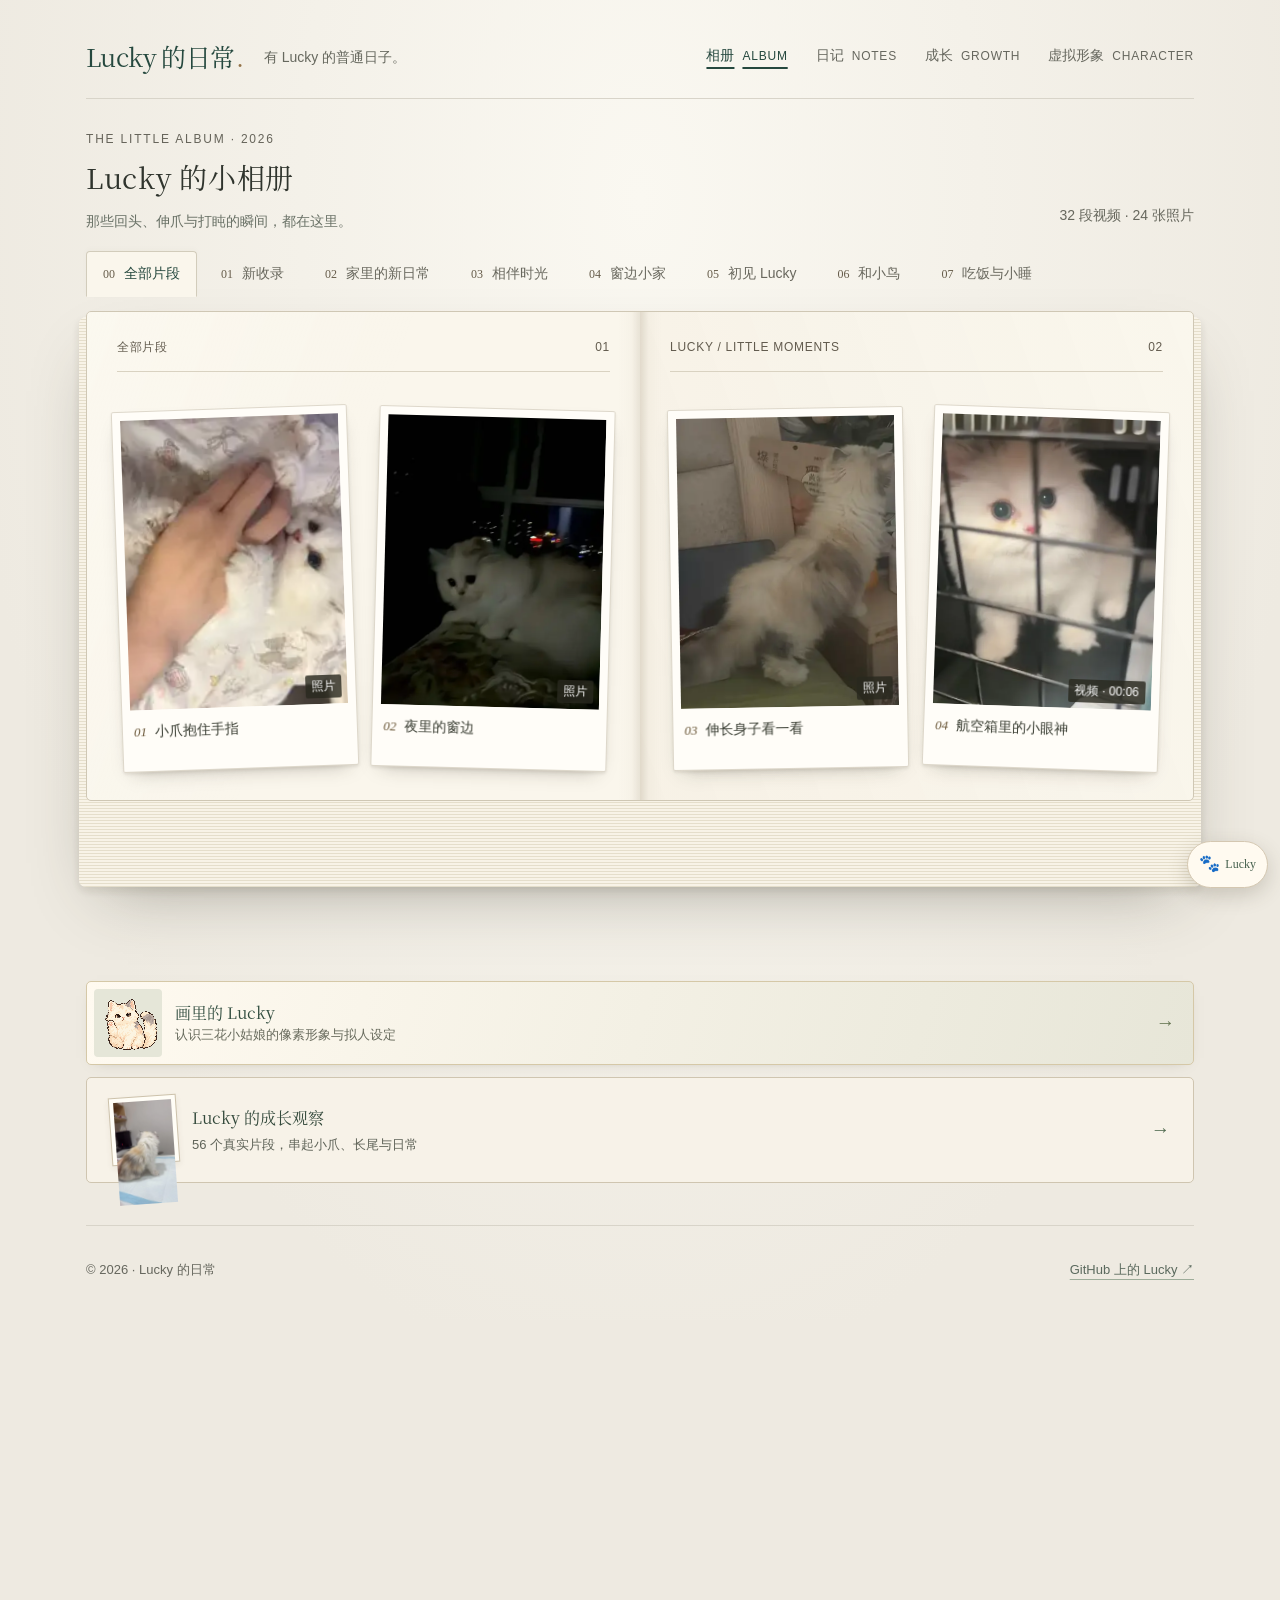
<file: index.html>
<!doctype html>
<html lang="zh-CN">
<head>
  <meta charset="utf-8">
  <meta name="viewport" content="width=device-width,initial-scale=1">
  <meta name="theme-color" content="#24483d">
  <meta name="robots" content="noindex,nofollow,noarchive">
  <title>Lucky 的日常 · 猫咪小相册</title>
  <meta name="description" content="Lucky 的小相册：三个月大的长尾三花小姑娘，照片、视频、本猫像素形象、绘本风拟人设定和会互动的网页小猫。">
  <link rel="icon" href="assets/favicon.svg" type="image/svg+xml">
  <link rel="stylesheet" href="styles.css?v=20261021-1">
  <link rel="stylesheet" href="album.css?v=20261021-1">
  <link rel="stylesheet" href="pet.css?v=20261021-1">
  <script type="module" src="app.js?v=20261021-1"></script>
  <script type="module" src="pet.js?v=20261021-1"></script>
</head>
<body>
  <a class="skip-link" href="#main">跳到内容</a>
  <div class="container">
    <header class="site-header">
      <a class="site-title" href="#/" aria-label="Lucky 的日常，首页">Lucky 的日常<span class="title-period">.</span></a>
      <p class="site-description">有 Lucky 的普通日子。</p>
      <nav class="site-nav" aria-label="主要导航">
        <a href="#/" data-nav="photos">相册 <span lang="en">ALBUM</span></a>
        <a href="#/notes" data-nav="notes">日记 <span lang="en">NOTES</span></a>
        <a href="#/growth" data-nav="growth">成长 <span lang="en">GROWTH</span></a>
        <a href="#/character" data-nav="character">虚拟形象 <span lang="en">CHARACTER</span></a>
      </nav>
    </header>
    <main id="main" tabindex="-1">
      <noscript>
        <section class="noscript-note">
          <h1>Lucky 的小相册</h1>
          <p>这个相册用 JavaScript 翻页、播放视频和切换形象。开启 JavaScript 后刷新页面，就能接着看 Lucky 的日常。</p>
        </section>
      </noscript>
    </main>
    <footer class="site-footer">
      <p>© 2026 · Lucky 的日常</p>
      <a class="lock-link" href="https://github.com/plxc3/lucky-album" target="_blank" rel="noopener">GitHub 上的 Lucky ↗</a>
    </footer>
  </div>
  <dialog class="lightbox" aria-label="Lucky 的相册">
    <div class="lightbox-shell">
      <div class="lightbox-top"><span id="photo-position"></span><a id="media-note-link" href="#/notes">查看日记</a><button class="close-button" type="button">关闭 <span aria-hidden="true">×</span></button></div>
      <img class="lightbox-image" alt="" hidden>
      <video class="lightbox-video" controls playsinline preload="none" hidden></video>
      <p class="lightbox-caption"></p>
      <div class="lightbox-navigation"><button type="button" id="previous-photo">上一个</button><button type="button" id="next-photo">下一个</button></div>
    </div>
  </dialog>
</body>
</html>
</file>
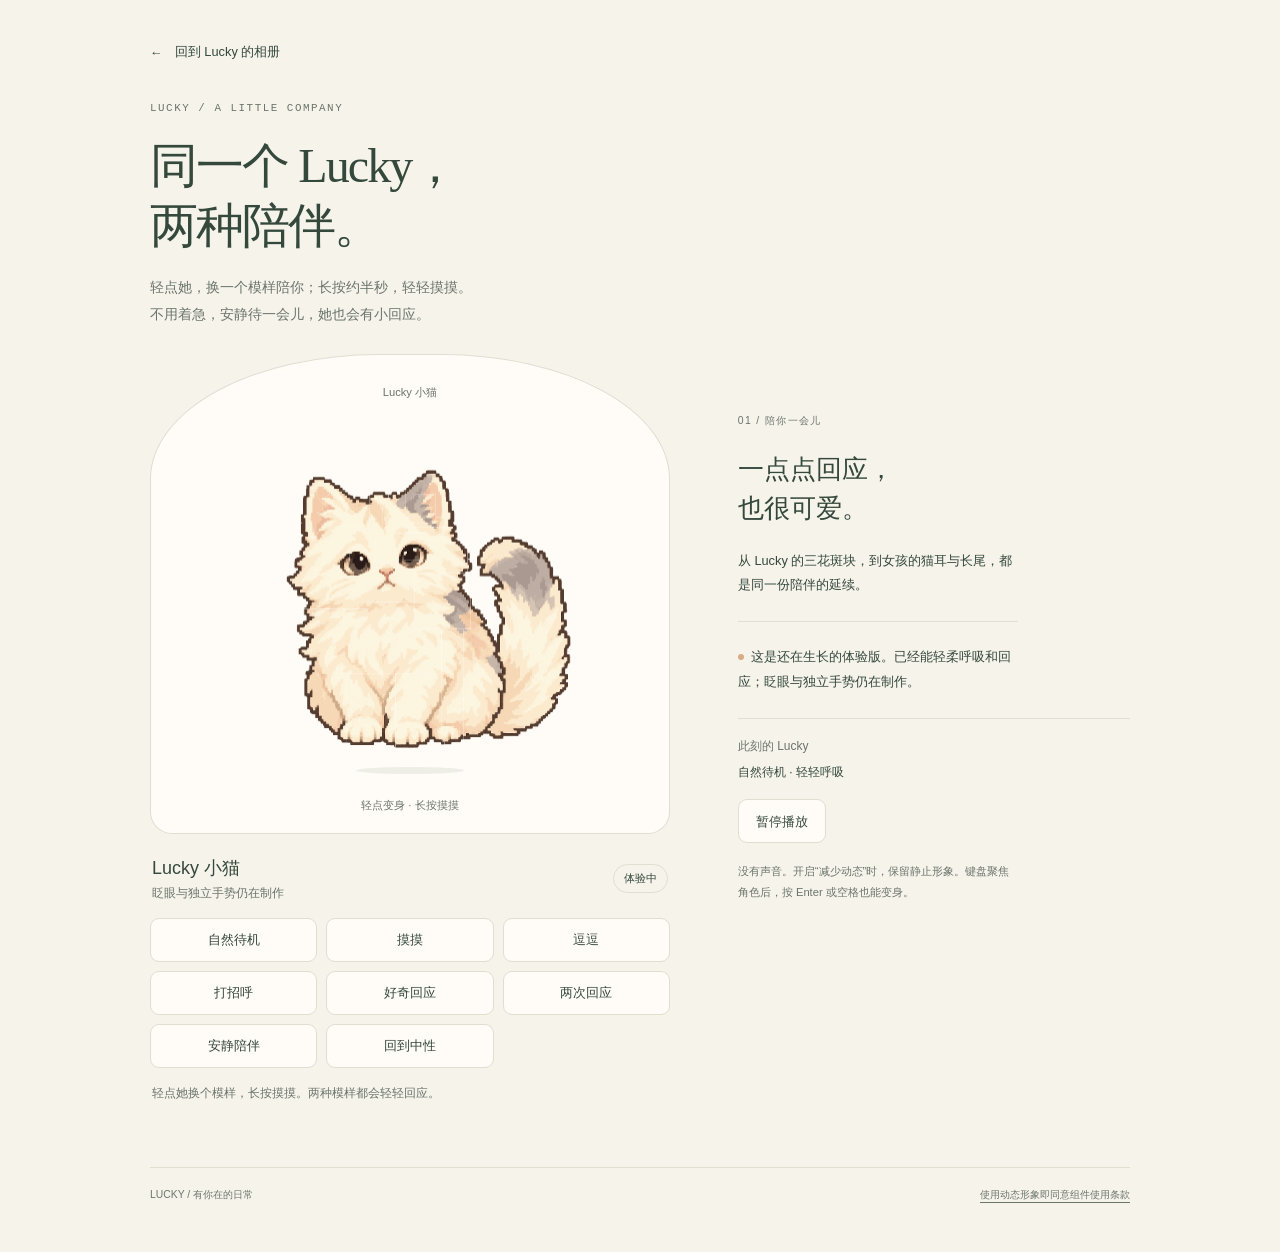
<file: live2d/index.html>
<!doctype html>
<html lang="zh-CN">
<head>
  <meta charset="utf-8">
  <meta name="viewport" content="width=device-width,initial-scale=1">
  <meta name="color-scheme" content="light">
  <meta name="description" content="Lucky 的双形态动态体验：轻点小猫和猫耳女孩变身，长按摸摸，让她陪你待一会儿。">
  <title>Lucky · 两种陪伴</title>
  <link rel="stylesheet" href="./style.css">
  <noscript><style>#reference[hidden]{display:block}</style></noscript>
</head>
<body>
  <main class="workbench" aria-labelledby="title">
    <header class="intro">
      <a class="back-link" href="../#/character"><span aria-hidden="true">←</span> 回到 Lucky 的相册</a>
      <p class="eyebrow">LUCKY / A LITTLE COMPANY</p>
      <h1 id="title">同一个 Lucky，<br>两种陪伴。</h1>
      <p class="description">轻点她，换一个模样陪你；长按约半秒，轻轻摸摸。<br>不用着急，安静待一会儿，她也会有小回应。</p>
    </header>
    <section class="model-study" aria-label="Lucky 双形态动态体验">
      <div class="stage" id="stage" data-mode="reference">
        <p class="stage-label" id="form-label">正在准备小小的陪伴</p>
        <button class="character" id="character" type="button" aria-label="Lucky 小猫，点击切换为猫耳女孩" aria-describedby="character-hint">
          <img hidden class="reference" id="reference" src="../assets/lucky-cozy-idle-small.png" alt="Lucky 坐姿三花形象" width="480" height="560" decoding="async">
          <span class="canvas-host" id="canvas-host" aria-hidden="true"></span>
        </button>
        <p class="character-hint" id="character-hint">轻点变身 · 长按摸摸</p>
      </div>
      <div class="model-caption">
        <div><h2 id="model-name">Lucky 小猫</h2><p id="prototype-label">动态形象 · 体验中</p></div>
        <span class="state-badge" id="runtime-badge">准备中</span>
      </div>
      <div class="actions" aria-label="和 Lucky 互动">
        <button type="button" data-motion-group="Idle" disabled>自然待机</button>
        <button type="button" data-motion-group="Touch" disabled>摸摸</button>
        <button type="button" data-motion-group="Play" disabled>逗逗</button>
        <button type="button" data-motion-group="Greet" disabled>打招呼</button>
        <button type="button" data-motion-group="Curious" disabled>好奇回应</button>
        <button type="button" data-motion-group="DoubleResponse" disabled>两次回应</button>
        <button type="button" data-motion-group="Quiet" disabled>安静陪伴</button>
        <button type="button" data-motion-group="Settle" disabled>回到中性</button>
      </div>
      <p class="runtime-message" id="runtime-message" role="status" aria-live="polite" aria-atomic="true">正在为你准备动态形象…</p>
    </section>
    <aside class="companionship" aria-labelledby="companion-title">
      <p class="section-number" aria-hidden="true">01 / 陪你一会儿</p>
      <h2 id="companion-title">一点点回应，<br>也很可爱。</h2>
      <p>从 Lucky 的三花斑块，到女孩的猫耳与长尾，都是同一份陪伴的延续。</p>
      <p class="study-note"><span class="tiny-dot" aria-hidden="true"></span>这是还在生长的体验版。已经能轻柔呼吸和回应；眨眼与独立手势仍在制作。</p>
      <dl class="status-list"><div><dt>此刻的 Lucky</dt><dd id="motion-status">正在准备</dd></div></dl>
      <button class="pause-button" id="pause" type="button" aria-pressed="false" disabled>暂停播放</button>
      <p class="small-note">没有声音。开启“减少动态”时，保留静止形象。键盘聚焦角色后，按 Enter 或空格也能变身。</p>
    </aside>
    <noscript><p class="noscript">JavaScript 未启用，当前显示 Lucky 的静态参考。启用后可以切换形态、播放动作。</p></noscript>
    <footer><span>LUCKY / 有你在的日常</span><a href="./licenses.html">使用动态形象即同意组件使用条款</a></footer>
  </main>
  <script type="module" src="./runtime.js?v=20261021-1"></script>
</body>
</html>
</file>
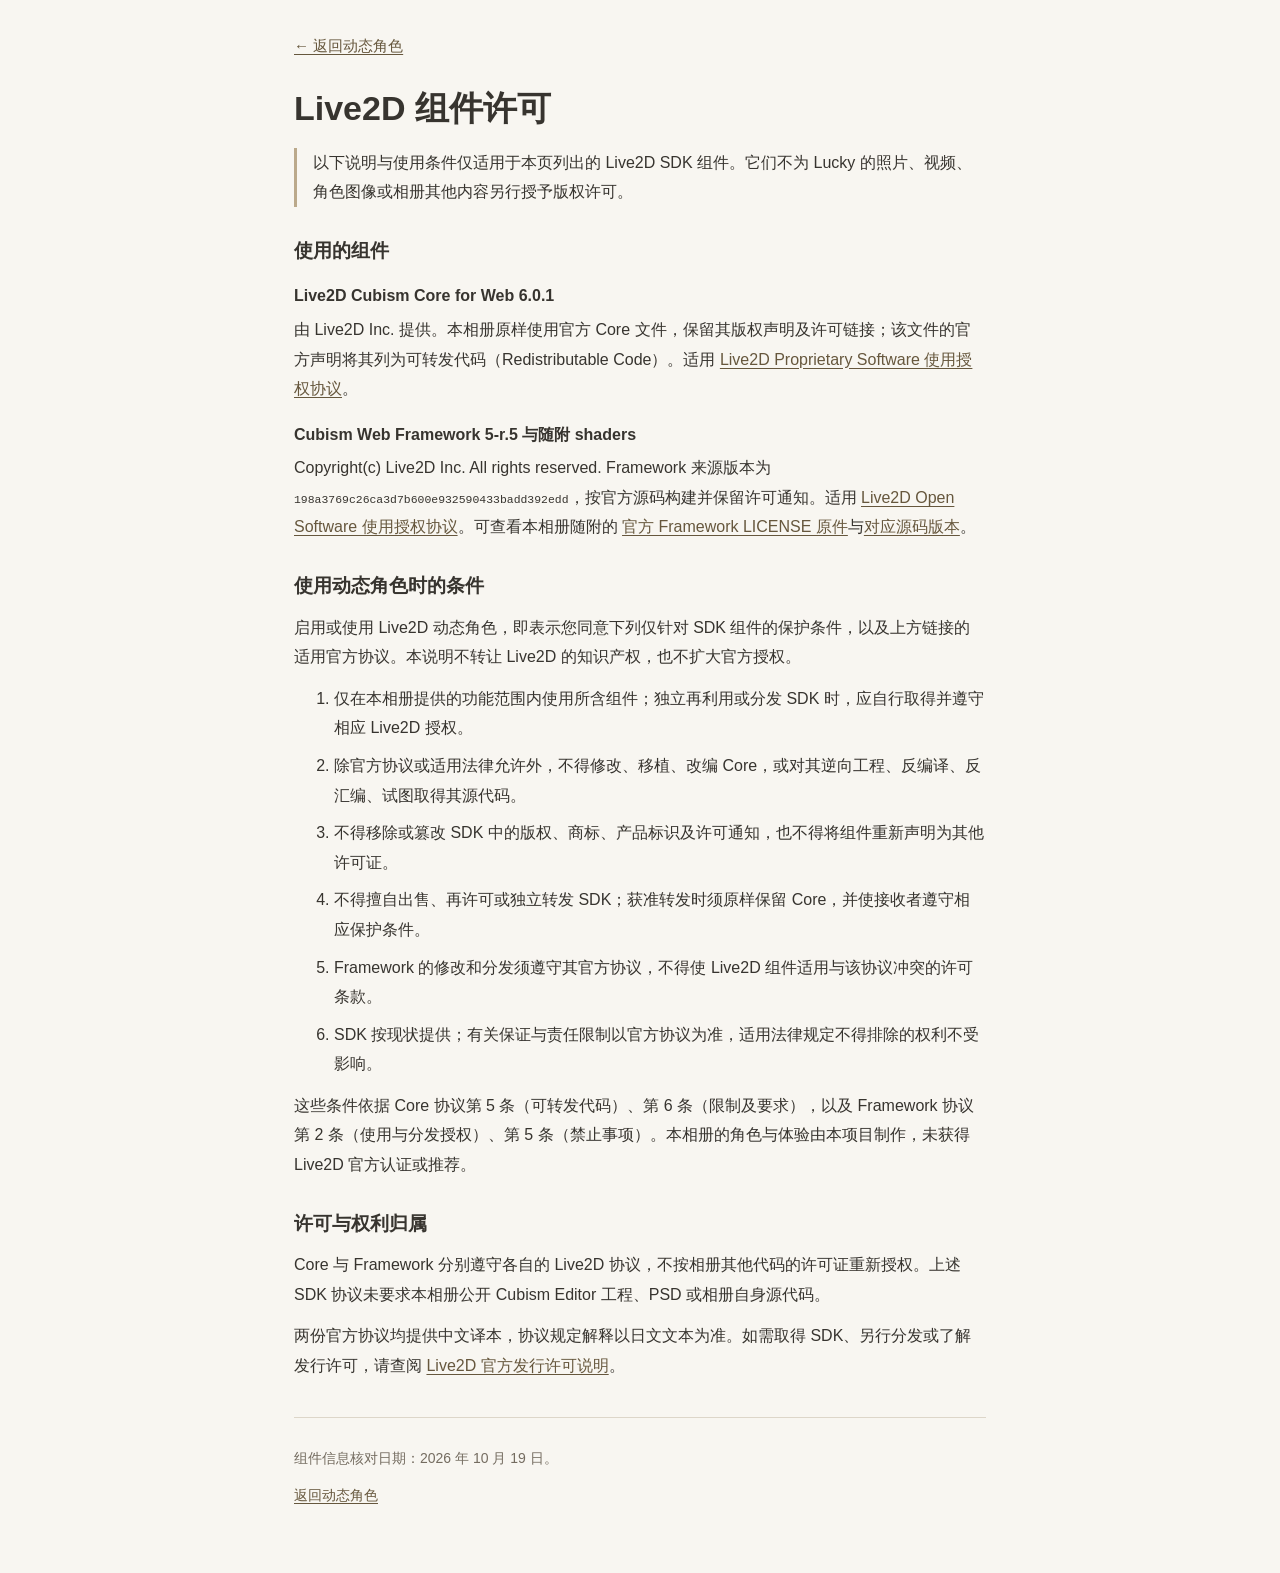
<file: live2d/licenses.html>
<!doctype html>
<html lang="zh-Hans">
<head>
  <meta charset="utf-8">
  <meta name="viewport" content="width=device-width, initial-scale=1">
  <meta name="color-scheme" content="light">
  <title>Live2D 组件许可 · Lucky 相册</title>
  <style>
    :root{font-family:-apple-system,BlinkMacSystemFont,"Segoe UI","PingFang SC","Microsoft YaHei",sans-serif;color:#37342f;background:#f8f6f1;line-height:1.85}
    *{box-sizing:border-box}body{margin:0}main{max-width:740px;margin:auto;padding:32px 24px 64px}a{color:#66573d;text-underline-offset:.2em}a:focus-visible{outline:2px solid currentColor;outline-offset:4px}h1{font-size:clamp(25px,5vw,34px);line-height:1.35;margin:26px 0 16px}h2{font-size:19px;line-height:1.5;margin:30px 0 12px}p,ul,ol{margin:12px 0}li{margin:8px 0}code{font-size:.88em;overflow-wrap:anywhere}dt{font-weight:600;margin-top:16px}dd{margin:4px 0 0}footer{border-top:1px solid #ddd6c9;margin-top:36px;padding-top:16px;color:#746c60;font-size:14px}.scope{border-left:3px solid #bba98b;padding-left:16px}nav{font-size:15px}@media(max-width:360px){main{padding-inline:18px}}
  </style>
</head>
<body>
<main>
  <nav aria-label="返回"><a href="./">← 返回动态角色</a></nav>
  <h1>Live2D 组件许可</h1>
  <p class="scope">以下说明与使用条件仅适用于本页列出的 Live2D SDK 组件。它们不为 Lucky 的照片、视频、角色图像或相册其他内容另行授予版权许可。</p>

  <h2>使用的组件</h2>
  <dl>
    <dt>Live2D Cubism Core for Web 6.0.1</dt>
    <dd>由 Live2D Inc. 提供。本相册原样使用官方 Core 文件，保留其版权声明及许可链接；该文件的官方声明将其列为可转发代码（Redistributable Code）。适用 <a href="https://www.live2d.com/eula/live2d-proprietary-software-license-agreement_cn.html">Live2D Proprietary Software 使用授权协议</a>。</dd>
    <dt>Cubism Web Framework 5-r.5 与随附 shaders</dt>
    <dd>Copyright(c) Live2D Inc. All rights reserved. Framework 来源版本为 <code>198a3769c26ca3d7b600e932590433badd392edd</code>，按官方源码构建并保留许可通知。适用 <a href="https://www.live2d.com/eula/live2d-open-software-license-agreement_cn.html">Live2D Open Software 使用授权协议</a>。可查看本相册随附的 <a href="../licenses/live2d/Framework-LICENSE.md">官方 Framework LICENSE 原件</a>与<a href="https://github.com/Live2D/CubismWebFramework/tree/198a3769c26ca3d7b600e932590433badd392edd">对应源码版本</a>。</dd>
  </dl>

  <h2>使用动态角色时的条件</h2>
  <p>启用或使用 Live2D 动态角色，即表示您同意下列仅针对 SDK 组件的保护条件，以及上方链接的适用官方协议。本说明不转让 Live2D 的知识产权，也不扩大官方授权。</p>
  <ol>
    <li>仅在本相册提供的功能范围内使用所含组件；独立再利用或分发 SDK 时，应自行取得并遵守相应 Live2D 授权。</li>
    <li>除官方协议或适用法律允许外，不得修改、移植、改编 Core，或对其逆向工程、反编译、反汇编、试图取得其源代码。</li>
    <li>不得移除或篡改 SDK 中的版权、商标、产品标识及许可通知，也不得将组件重新声明为其他许可证。</li>
    <li>不得擅自出售、再许可或独立转发 SDK；获准转发时须原样保留 Core，并使接收者遵守相应保护条件。</li>
    <li>Framework 的修改和分发须遵守其官方协议，不得使 Live2D 组件适用与该协议冲突的许可条款。</li>
    <li>SDK 按现状提供；有关保证与责任限制以官方协议为准，适用法律规定不得排除的权利不受影响。</li>
  </ol>
  <p>这些条件依据 Core 协议第 5 条（可转发代码）、第 6 条（限制及要求），以及 Framework 协议第 2 条（使用与分发授权）、第 5 条（禁止事项）。本相册的角色与体验由本项目制作，未获得 Live2D 官方认证或推荐。</p>

  <h2>许可与权利归属</h2>
  <p>Core 与 Framework 分别遵守各自的 Live2D 协议，不按相册其他代码的许可证重新授权。上述 SDK 协议未要求本相册公开 Cubism Editor 工程、PSD 或相册自身源代码。</p>
  <p>两份官方协议均提供中文译本，协议规定解释以日文文本为准。如需取得 SDK、另行分发或了解发行许可，请查阅 <a href="https://www.live2d.com/zh-CHS/sdk/license/">Live2D 官方发行许可说明</a>。</p>

  <footer>
    <p>组件信息核对日期：2026 年 10 月 19 日。</p>
    <a href="./">返回动态角色</a>
  </footer>
</main>
</body>
</html>
</file>
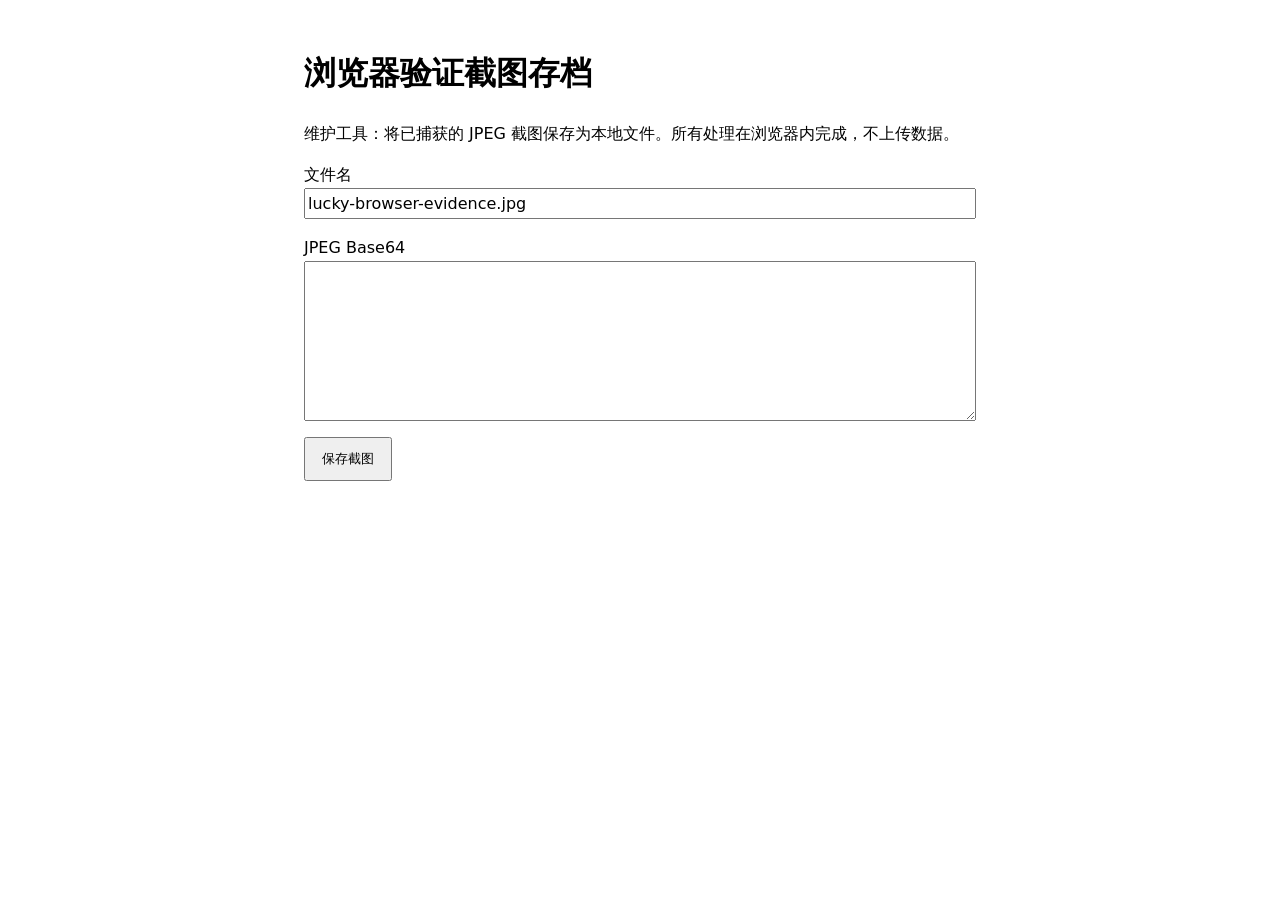
<file: scripts/save-browser-evidence.html>
<!doctype html>
<html lang="zh-CN">
<meta charset="utf-8">
<meta name="viewport" content="width=device-width,initial-scale=1">
<meta http-equiv="Content-Security-Policy" content="default-src 'none'; script-src 'unsafe-inline'; style-src 'unsafe-inline'; connect-src 'none'; form-action 'none'; base-uri 'none'">
<title>浏览器验证截图存档</title>
<style>body{max-width:42rem;margin:3rem auto;padding:0 1rem;font:16px/1.6 system-ui}label{display:block;margin:1rem 0}input,textarea{display:block;box-sizing:border-box;width:100%;font:inherit}textarea{height:10rem}button{padding:.7rem 1rem}</style>
<h1>浏览器验证截图存档</h1>
<p>维护工具：将已捕获的 JPEG 截图保存为本地文件。所有处理在浏览器内完成，不上传数据。</p>
<form>
  <label>文件名<input name="filename" required pattern="[A-Za-z0-9_-]+\.jpg" value="lucky-browser-evidence.jpg"></label>
  <label>JPEG Base64<textarea name="image" required spellcheck="false"></textarea></label>
  <button>保存截图</button>
</form>
<p role="status"></p>
<script>
document.querySelector('form').addEventListener('submit',event=>{
  event.preventDefault();const status=document.querySelector('[role=status]');
  try{
    const form=event.currentTarget,name=form.elements.filename.value;
    if(!/^[A-Za-z0-9_-]+\.jpg$/.test(name))throw Error('请使用英文、数字、短横线或下划线命名的 JPG 文件。');
    const data=form.elements.image.value.trim();if(data.length>14000000)throw Error('截图超过存档大小限制。');
    const raw=atob(data);if(raw.charCodeAt(0)!==255||raw.charCodeAt(1)!==216||raw.charCodeAt(2)!==255)throw Error('请输入 JPEG 截图的 Base64。');
    const bytes=Uint8Array.from(raw,c=>c.charCodeAt(0)),url=URL.createObjectURL(new Blob([bytes],{type:'image/jpeg'}));
    const link=document.createElement('a');link.href=url;link.download=name;link.click();
    setTimeout(()=>URL.revokeObjectURL(url),1000);form.elements.image.value='';status.textContent='截图已交给浏览器下载。';
  }catch(error){status.textContent=error.message;}
});
</script>
</html>
</file>
<file: styles.css>
:root{font-family:Inter,-apple-system,BlinkMacSystemFont,"Segoe UI","Noto Sans SC","PingFang SC","Microsoft YaHei",sans-serif;color:#262626;background:#fff;font-synthesis:none;text-rendering:optimizeLegibility;-webkit-font-smoothing:antialiased;line-height:1.7}
*{box-sizing:border-box}body{margin:0}button,a{-webkit-tap-highlight-color:transparent}a{color:inherit}button{font:inherit;cursor:pointer}button:disabled{opacity:.35;cursor:default}a:focus-visible,button:focus-visible,summary:focus-visible{outline:2px solid #3f6355;outline-offset:6px}button{touch-action:manipulation}.container{max-width:864px;margin:0 auto;padding:76px 32px 42px}.site-header{padding-bottom:25px;margin-bottom:43px;border-bottom:1px solid #e8e8e8}.site-title{display:inline-block;color:#222;font-size:2.25rem;font-weight:400;letter-spacing:-.045em;text-decoration:none;line-height:1.4}.title-period{color:#70877a;margin-left:2px}.site-description{margin:7px 0 0;color:#737373;font-size:1rem}.site-nav{display:flex;gap:28px;margin-top:25px}.site-nav a{display:inline-flex;align-items:center;gap:8px;min-height:32px;color:#707070;font-size:.875rem;text-decoration:none}.site-nav span{font-size:.75rem;letter-spacing:.065em}.site-nav a[aria-current="page"],.site-nav a:hover{color:#262626;text-decoration:underline;text-underline-offset:7px;text-decoration-thickness:1px}.section-heading{display:flex;justify-content:space-between;align-items:baseline;margin-bottom:28px;gap:12px}.section-heading h1{margin:0;font-size:.875rem;font-weight:400;color:#686868;letter-spacing:.04em}.section-heading span{color:#737373;font-size:.75rem}.post-list{display:flex;flex-direction:column;gap:29px}.post-item{padding-bottom:29px;border-bottom:1px solid #efefef}.post-item:last-child{border-bottom:0;padding-bottom:0}.post-link{display:flex;justify-content:space-between;gap:32px;align-items:flex-start;color:inherit;text-decoration:none}.post-info{flex:1;min-width:0;padding-top:2px}.post-date{display:block;color:#747474;font-size:.75rem;font-variant-numeric:tabular-nums;letter-spacing:.055em;margin:0 0 11px}.post-title{font-size:1.35rem;line-height:1.6;font-weight:400;letter-spacing:-.025em;margin:0 0 7px}.post-description{font-size:1rem;color:#686868;margin:0;line-height:1.8}.post-thumbnail{width:144px;height:144px;flex:0 0 144px;object-fit:cover;background:#f5f5f5;transition:opacity .2s}.post-link:hover .post-title{text-decoration:underline;text-underline-offset:5px;text-decoration-thickness:1px}.post-link:hover .post-thumbnail{opacity:.85}.site-footer{margin-top:72px;padding-top:22px;border-top:1px solid #e8e8e8;color:#747474;font-size:.8125rem;line-height:1.8}.site-footer p{margin:0}.demo-notice{margin-top:4px!important}.credits{margin-top:8px}.credits summary{cursor:pointer;width:fit-content}.credits a{text-decoration:underline;text-underline-offset:3px}.credits p{margin-top:5px}.back-link{display:inline-flex;min-height:35px;align-items:center;color:#666;font-size:.875rem;text-underline-offset:4px;text-decoration:none;margin-bottom:26px}.back-link:hover{text-decoration:underline}.note-title{font-size:1.8rem;font-weight:400;line-height:1.5;letter-spacing:-.025em;margin:0 0 12px}.note-meta{display:flex;gap:15px;color:#707070;font-size:.8125rem;align-items:center}.demo-label{border:1px solid #e2e2e2;padding:0 7px;font-size:.75rem;line-height:1.7}.note-body{margin:29px 0 30px;font-size:1.0625rem;line-height:1.95;color:#424242}.note-body p{margin:0 0 14px}.photo-button{border:0;padding:0;display:block;background:#f4f4f4;line-height:0;width:100%;overflow:hidden}.note-photo{display:block;width:100%;max-height:760px;object-fit:contain;background:#fafafa}.photo-caption{color:#747474;font-size:.8125rem;text-align:center;margin:10px 0 0}.note-photo-block{margin:0}.note-photo-block .photo-button:hover img{opacity:.93}.note-end{margin-top:38px;padding-top:20px;border-top:1px solid #e8e8e8}.album-grid{display:grid;grid-template-columns:repeat(2,minmax(0,1fr));gap:30px 24px}.album-grid figure{margin:0}.album-grid img{width:100%;aspect-ratio:1;display:block;object-fit:cover;transition:opacity .2s}.album-grid button:hover img{opacity:.85}.album-grid figcaption{margin-top:10px;font-size:.875rem;color:#555}.album-grid time{display:block;color:#737373;font-size:.75rem;letter-spacing:.035em;margin-top:3px}.lightbox{position:fixed;inset:0;width:100%;max-width:none;height:100%;max-height:none;border:0;padding:20px 32px;margin:0;background:rgba(255,255,255,.98);color:#262626}.lightbox::backdrop{background:rgba(255,255,255,.97)}.lightbox-shell{height:100%;max-width:1120px;display:flex;flex-direction:column;align-items:center;margin:auto}.lightbox-top{width:100%;display:flex;justify-content:space-between;align-items:center;flex-shrink:0;color:#666;font-size:.875rem;min-height:50px}.close-button{border:0;background:transparent;color:#555;min-height:44px;display:flex;align-items:center;gap:14px;font-size:.875rem;padding:0 10px}.close-button span{font-size:1.5rem;font-weight:300}.lightbox-image{display:block;min-height:0;max-width:100%;width:100%;object-fit:contain;flex:1}.lightbox-caption{margin:15px 0 0;color:#666;font-size:.875rem;text-align:center}.lightbox-navigation{display:flex;gap:34px;margin-top:6px;flex-shrink:0}.lightbox-navigation button{border:0;background:transparent;color:#444;min-height:44px;font-size:.875rem}.skip-link{position:fixed;top:10px;left:10px;padding:8px 16px;background:#222;color:#fff;z-index:10;transform:translateY(-160%)}.skip-link:focus{transform:translateY(0)}main:focus{outline:none}html.modal-open{overflow:hidden}
.album-grid img{height:auto}
[hidden]{display:none!important}
.media-thumbnail{display:block;position:relative;flex:0 0 144px;width:144px;height:144px;line-height:0;overflow:hidden;background:#f5f5f5}
.media-thumbnail img{display:block}
.album-thumbnail{width:100%;height:auto;aspect-ratio:1}
.video-badge{position:absolute;bottom:7px;right:7px;padding:3px 6px;background:rgba(20,20,20,.76);color:#fff;font-size:.75rem;line-height:1.5;letter-spacing:.02em;pointer-events:none}
.note-video{display:block;width:100%;height:auto;max-height:72vh;max-height:72dvh;object-fit:contain;background:#f7f7f7}
.expand-video{display:block;margin:11px auto 0;padding:3px 8px;min-height:36px;border:0;background:transparent;color:#666;font-size:.875rem;text-decoration:underline;text-underline-offset:4px}
.lightbox-video{display:block;flex:1;width:100%;min-height:0;object-fit:contain;background:transparent}
@media(max-width:600px){.container{padding:42px 22px 30px}.site-title{font-size:2rem}.site-header{margin-bottom:30px;padding-bottom:20px}.site-nav{margin-top:20px;gap:25px}.section-heading{margin-bottom:23px}.post-link{flex-direction:column-reverse;gap:16px}.post-thumbnail{width:100%;height:auto;aspect-ratio:16/10;flex:auto;object-position:center 45%}.post-list{gap:28px}.post-item{padding-bottom:28px}.post-info{padding-top:0}.post-date{margin-bottom:7px}.post-title{font-size:1.25rem}.site-footer{margin-top:48px}.album-grid{gap:25px 14px}.album-grid figcaption{font-size:.875rem;line-height:1.6}.note-title{font-size:1.6rem}.note-body{font-size:1rem;margin-top:23px}.lightbox{padding:12px 16px 24px}.lightbox-caption{margin-top:12px}}
@media(prefers-reduced-motion:reduce){*,*::before,*::after{transition:none!important;animation:none!important}}
@media(max-width:600px){.post-link>.media-thumbnail{width:100%;height:auto;aspect-ratio:16/10;flex:auto}.post-link>.media-thumbnail img{width:100%;height:100%;aspect-ratio:auto}.video-badge{bottom:9px;right:9px}.note-video{max-height:70vh;max-height:70dvh}}

/* Four chapters make the complete journal easier to browse without repeating a featured layout. */
.journal-view .journal-section{margin:0 0 58px}
.journal-view .journal-section:last-child{margin-bottom:0}
.journal-view .journal-section-heading{display:grid;grid-template-columns:72px minmax(0,1fr) auto;gap:14px;align-items:start;margin:0 0 23px;padding:19px 2px 0;border-top:1px solid #bdb8a8}
.journal-view .journal-section-number{font:italic 3.25rem/.95 Georgia,serif;color:#b79d6b}
.journal-view .journal-section-kicker{margin:1px 0 5px;color:#81735a;font-size:.6875rem;letter-spacing:.14em}
.journal-view .journal-section-heading h2{margin:0;color:#28483d;font:400 1.6rem/1.35 Georgia,"Songti SC",serif}
.journal-view .journal-section-description{margin:5px 0 0;color:#65695e;font-size:.875rem;line-height:1.6}
.journal-view .journal-section-count{padding-top:6px;color:#817c6e;font-size:.75rem;white-space:nowrap}
.journal-view .journal-section .post-item:last-child{border-bottom:0;padding-bottom:0}
.journal-view .journal-section--standard .post-item:first-child{grid-column:auto;padding:0 0 23px;border:0;border-bottom:1px solid #d5cfc0;border-radius:0;background:transparent;overflow:visible;box-shadow:none}
.journal-view .journal-section--standard .post-item:first-child .post-link{display:flex;flex-direction:column-reverse;gap:15px;height:100%}
.journal-view .journal-section--standard .post-item:first-child .media-thumbnail{grid-column:auto;grid-row:auto;width:100%;height:auto;aspect-ratio:16/10;border:1px solid #ddd5c5;border-radius:3px}
.journal-view .journal-section--standard .post-item:first-child .post-info{grid-column:auto;grid-row:auto;align-self:auto;padding:0 3px}
.journal-view .journal-section--standard .post-item:first-child .post-overline{justify-content:space-between;gap:9px;margin-bottom:8px}
.journal-view .journal-section--standard .post-item:first-child .post-title{margin:0 0 5px;font-size:1.28rem}
.journal-view .journal-section--standard .post-item:first-child .post-description{font-size:.875rem}
@media(max-width:640px){
  .journal-view .journal-section{margin-bottom:45px}
  .journal-view .journal-section-heading{grid-template-columns:50px minmax(0,1fr);column-gap:10px;row-gap:2px;margin-bottom:17px;padding-top:16px}
  .journal-view .journal-section-number{font-size:2.55rem}
  .journal-view .journal-section-heading h2{font-size:1.35rem}
  .journal-view .journal-section-description{font-size:.8125rem;margin-top:3px}
  .journal-view .journal-section-count{grid-column:2;padding-top:1px}
  .journal-view .journal-section--standard .post-item:first-child .post-link{gap:12px}
  .journal-view .journal-section--standard .post-item:first-child .post-title{font-size:1.2rem}
}

/* One portrait stage, three deliberate forms of the same Lucky. */
.character-transform{display:grid;grid-template-columns:minmax(0,1fr) minmax(0,1fr);gap:clamp(24px,5vw,72px);align-items:center;margin:8px 0 64px;padding:clamp(22px,4vw,44px);border:1px solid #d8d0be;border-radius:5px;background:linear-gradient(120deg,#fbf8ef,#f2eddf);box-shadow:0 18px 48px -38px #3c463f66}
.character-transform-intro{min-width:0}.character-transform h1{margin:11px 0 20px;color:#284b3f;font:400 clamp(2rem,3.5vw,3rem)/1.42 Georgia,"Lucky Album Serif","Songti SC",serif;letter-spacing:.025em}.character-transform-intro>p:not(.character-kicker){margin:0 0 24px;color:#626858;font-size:.9375rem;line-height:1.9}.character-form-tabs{display:flex;gap:5px;flex-wrap:wrap;border-bottom:1px solid #d6cfbd;padding-bottom:10px;margin:0 0 24px}.character-form-tabs button{min-height:44px;padding:9px 12px;border:1px solid transparent;border-radius:3px;background:transparent;color:#6b705f;font-size:.8125rem}.character-form-tabs button[aria-selected=true]{background:#284d40;border-color:#284d40;color:#fff8e8}.character-form-tabs button:hover:not([aria-selected=true]){background:#e6e7da}.character-form-copy{min-height:152px}.character-form-copy .character-form-eyebrow{font:10px/1.7 system-ui;letter-spacing:.14em;color:#8c7854;margin:0 0 9px}.character-form-copy h2{font:400 1.45rem/1.55 Georgia,"Lucky Album Serif","Songti SC",serif;color:#365040;margin:0 0 10px}.character-form-description{margin:0;color:#69705e;font-size:.875rem;line-height:1.9}.character-transform-actions{display:flex;align-items:center;gap:10px;flex-wrap:wrap;margin:20px 0 7px}.character-transform-next{min-height:46px;border:1px solid #405b47;border-radius:3px;padding:10px 17px;background:#355642;color:#fff8e6;font-size:.875rem}.character-transform-next span{margin-left:9px;color:#e6ce95}.character-transform-next:hover{background:#294735}.character-transform-back{min-height:44px;border:0;padding:8px 7px;background:transparent;color:#52604b;font-size:.8125rem;text-decoration:underline;text-underline-offset:4px}.character-transform-details{display:inline-flex;align-items:center;min-height:44px;color:#6b725e;text-decoration:none;font-size:.8125rem;gap:14px}.character-transform-details:hover{text-decoration:underline;text-underline-offset:5px}.character-form-panel{position:relative;display:grid;min-width:0;min-height:520px;border:1px solid #ded5c2;background:radial-gradient(ellipse at 50% 34%,#fffdf5,#eee7d7);padding:23px 17px 18px;isolation:isolate;border-radius:3px}.character-form-figure{grid-area:1/1;margin:0;min-width:0;display:flex;flex-direction:column;opacity:0;visibility:hidden;pointer-events:none;transition:opacity .45s ease,visibility 0s .45s}.character-form-figure[data-active=true]{opacity:1;visibility:visible;pointer-events:auto;transition-delay:0s}.character-form-art{flex:1;min-height:0;display:flex;justify-content:center;align-items:center}.character-form-art img{display:block;max-width:100%;width:100%;height:455px;object-fit:contain}.character-form-figure--cat img{image-rendering:pixelated}.character-form-figure figcaption{text-align:center;font-size:.6875rem;line-height:1.8;color:#7b7463;margin-top:14px}.character-transform-spark{position:absolute;color:#bca46e;font:32px Georgia;pointer-events:none;z-index:-1}.character-transform-spark--one{left:18px;top:35px}.character-transform-spark--two{right:17px;bottom:83px;font-size:18px}.character-form-stamp{position:absolute;right:12px;top:13px;padding:10px;border:1px solid #c6b58288;border-radius:50%;color:#91835e;font:11px/1.3 Georgia;text-align:center;transform:rotate(12deg);pointer-events:none}.character-form-stamp i{font-size:17px}.original-download{display:inline-flex;align-items:center;min-height:44px;font-size:.8125rem;color:#52634a;text-underline-offset:4px;margin-top:8px}.lightbox-top .original-download{margin:0 10px;font-size:.75rem}.lightbox-top{flex-wrap:wrap;gap:5px 12px}.lightbox-top .close-button{margin-left:auto}
@media(max-width:760px){.character-transform{grid-template-columns:1fr;gap:27px;margin-bottom:44px}.character-transform h1{font-size:2.15rem}.character-form-copy{min-height:0}.character-form-panel{min-height:430px}.character-form-art img{height:365px}.character-form-tabs{margin-bottom:20px}.character-transform-intro>p:not(.character-kicker){margin-bottom:17px}.character-transform-actions{margin-top:18px}}
@media(max-width:380px){.character-transform{padding:19px 16px;gap:22px}.character-transform h1{font-size:1.8rem}.character-form-tabs{gap:1px}.character-form-tabs button{padding-inline:9px}.character-form-panel{min-height:360px;padding-inline:10px}.character-form-art img{height:300px}.character-form-copy h2{font-size:1.25rem}.character-transform-next{padding-inline:12px}.lightbox-top .original-download{order:4;width:100%;margin:0}}
@media(prefers-reduced-motion:reduce){.character-form-figure{transition:none}}

/* Click the character itself; shared particles also accompany the floating pet. */
.character-transform-instruction{margin:21px 0 3px;color:#84714d;font-size:.8125rem;line-height:1.9}.character-form-hit{position:absolute;inset:0;z-index:4;width:100%;height:100%;border:0;border-radius:3px;background:transparent;cursor:pointer;touch-action:manipulation}.character-form-hit:focus-visible{outline:2px solid #496b50;outline-offset:5px}.lucky-magic{position:absolute;inset:0;z-index:3;pointer-events:none;overflow:visible}.lucky-magic-ring{position:absolute;display:block;left:50%;top:49%;width:64%;aspect-ratio:1;border:1px solid #c6aa69;border-radius:50%;opacity:0;transform:translate(-50%,-50%) scale(.25)}.lucky-magic-particle{position:absolute;left:50%;top:49%;display:block;color:#bd9c58;font:16px/1 Georgia;opacity:0;transform:translate(-50%,-50%) scale(0)}.lucky-magic-particle:nth-child(3n){color:#c18f83}.is-transforming .lucky-magic-ring{animation:lucky-magic-ring 820ms cubic-bezier(.22,1,.36,1) both}.is-transforming .lucky-magic-particle{animation:lucky-magic-particle 760ms cubic-bezier(.22,1,.36,1) var(--delay,0ms) both}
@keyframes lucky-character-reveal{from{opacity:0;transform:translateY(3px) scale(.985)}to{opacity:1;transform:translateY(0) scale(1)}}
@keyframes lucky-magic-ring{0%{opacity:0;transform:translate(-50%,-50%) scale(.25)}20%{opacity:.65}100%{opacity:0;transform:translate(-50%,-50%) scale(1.35)}}
@keyframes lucky-magic-particle{0%{opacity:0;transform:translate(-50%,-50%) scale(.2)}25%{opacity:.9}100%{opacity:0;transform:translate(var(--x),var(--y)) scale(.55) rotate(50deg)}}
@media(prefers-reduced-motion:reduce){.lucky-magic{display:none!important}.character-form-figure,.lucky-pet-human{transition:none!important}}


/* A single illustrated handoff: the two faces never overlap. */
.character-transform .character-form-panel {
  display:flex;
  flex-direction:column;
  gap:15px;
  padding:20px 17px 16px;
  min-height:0;
}
.character-display {
  position:relative;
  isolation:isolate;
  display:grid;
  min-width:0;
  flex:1;
}
.character-transform .character-form-figure {
  opacity:0;
  visibility:hidden;
  transition:none;
  pointer-events:none;
}
.character-transform .character-form-figure[data-active=true] {
  opacity:1;
  visibility:visible;
}
.character-transform .character-form-art {
  transform-origin:50% 86%;
  will-change:auto;
}
.character-transform .character-form-hit {
  z-index:4;
  inset:0;
  height:100%;
}
.character-transform .character-form-hit[aria-busy=true] {cursor:progress}
.character-interactions {
  display:flex;
  flex-wrap:wrap;
  justify-content:center;
  gap:8px;
  position:relative;
  z-index:5;
  padding-top:14px;
  border-top:1px solid #d8cdb6;
}
.character-interactions button {
  display:inline-flex;
  align-items:center;
  justify-content:center;
  gap:5px;
  min-width:0;
  min-height:44px;
  flex:1 1 5.5em;
  padding:8px 9px;
  border:1px solid #c9c5ad;
  border-radius:100px;
  background:#fffaf0;
  color:#3b5640;
  font-size:.8125rem;
  line-height:1.45;
  white-space:nowrap;
  transition:background .18s ease,border-color .18s ease;
}
.character-interactions button>span:first-child {color:#94784c;font-size:1.1rem;line-height:1}
.character-interactions button:hover:not(:disabled) {background:#e9eddf;border-color:#a0b090}
.character-interactions button:focus-visible {outline:2px solid #345842;outline-offset:3px}
.character-interactions button:disabled {opacity:.5;cursor:default}
.character-transform[data-interaction=hello] [data-character-action=pet],
.character-transform[data-interaction=play] [data-character-action=play],
.character-transform[data-interaction=sleep] [data-character-action=rest] {
  background:#dce7d4;
  border-color:#89a077;
  color:#284c34;
}
.character-action-status {
  min-height:3.4em;
  margin:-5px 0 0;
  color:#6c725f;
  text-align:center;
  font-size:.75rem;
  line-height:1.7;
  overflow-wrap:anywhere;
}
.character-reaction {
  position:absolute;
  z-index:3;
  right:14%;
  top:20%;
  color:#bd8180;
  font:26px/1 Georgia,serif;
  opacity:0;
  pointer-events:none;
}
.character-transform[data-interaction=hello] .character-reaction {animation:lucky-hero-heart 2.6s ease-out both}
.character-transform[data-interaction=play] .character-reaction {color:#ad8d4c;animation:lucky-hero-invite 1.3s ease-in-out 2 both}
.character-transform[data-interaction=sleep] .character-reaction {color:#718477;font-size:20px;opacity:.8;animation:lucky-hero-rest 3.3s ease-in-out infinite}
@keyframes lucky-hero-heart {
  0%{opacity:0;transform:translateY(10px) scale(.8)}
  20%,55%{opacity:.9;transform:translateY(0) scale(1)}
  100%{opacity:0;transform:translateY(-20px) scale(.95)}
}
@keyframes lucky-hero-invite {
  0%,100%{opacity:.3;transform:translateY(2px) rotate(-8deg)}
  45%{opacity:1;transform:translateY(-8px) rotate(8deg)}
}
@keyframes lucky-hero-rest {
  0%,100%{transform:translateY(2px)}
  50%{transform:translateY(-5px)}
}
@media(max-width:760px) {
  .character-transform .character-form-panel{padding:17px 15px 12px;gap:14px}
  .character-action-status{font-size:.75rem}
}
@media(max-width:380px) {
  .character-transform .character-form-panel{padding:14px 10px 10px;gap:12px}
  .character-interactions{gap:5px;padding-top:12px}
  .character-interactions button{padding:8px 5px;gap:3px;font-size:.75rem}
  .character-reaction{right:9%;font-size:23px}
}
@media(prefers-reduced-motion:reduce) {
  .character-transform .character-form-art,
  .character-transform .character-display::after,
  .character-transform .character-reaction {animation:none!important;transition:none!important;transform:none!important}
  .character-transform[data-interaction] .character-reaction{opacity:.85}
  .character-interactions button{transition:none}
}

.noscript-note{max-width:34rem;margin:48px auto;padding:28px 30px;border:1px solid #d5c8a7;border-radius:6px;background:#fffaf0;color:#314d3f}
.noscript-note h1{font-family:Georgia,"Lucky Album Serif","Songti SC",serif;font-size:1.6rem;font-weight:500;margin:0 0 12px}
.noscript-note p{margin:0;line-height:1.7;font-size:.9375rem}
/* Direct character stage: transparent MOC3 canvas in the original interaction position. */
.character-transform--live{padding:clamp(12px,2vw,24px) 0;background:none;border:0;box-shadow:none;gap:clamp(24px,5vw,72px)}
.character-transform--live .character-form-panel{background:none;border:0;box-shadow:none;padding:0;gap:12px}
.character-transform--live .character-display{height:clamp(350px,43vw,510px);min-height:350px;flex:0 0 auto;display:grid}
.character-transform--live .character-form-figure{grid-area:1/1;position:absolute;inset:0;display:flex}
.character-transform--live .character-form-art{width:100%;height:100%;animation:none;transform:none}
.character-transform--live .character-form-art img{width:100%;height:100%;object-fit:contain}
.character-live2d{grid-area:1/1;position:relative;z-index:2;width:100%;height:100%;visibility:hidden;pointer-events:none}
.character-live2d canvas{display:block;width:100%;height:100%;background:transparent}
.character-transform--live[data-live2d-state=ready]:not([data-character-form=photo]) .character-live2d{visibility:visible}
.character-transform--live[data-live2d-state=ready]:not([data-character-form=photo]) .character-form-figure{visibility:hidden!important;opacity:0!important}
.character-transform--live .character-form-hit{touch-action:pan-y;-webkit-touch-callout:none;user-select:none;border-radius:24px}
.character-model-caption{margin:0;text-align:center;color:#7b7463;font-size:.6875rem;line-height:1.8}
.character-model-note{color:#79735f!important;font-size:.75rem!important;line-height:1.8!important;margin:16px 0 0!important}
.character-transform--live .character-interactions{display:grid;grid-template-columns:repeat(3,minmax(0,1fr));gap:7px}
.character-transform--live .character-interactions button{white-space:normal;overflow-wrap:anywhere;border-radius:8px;padding:9px 5px;min-height:44px}
.character-playback{display:flex;justify-content:center;flex-wrap:wrap;align-items:center;gap:6px 20px;font-size:.6875rem;color:#72725e}
.character-playback button{font:inherit;min-height:44px;padding:8px 12px;border:1px solid #d6cfbd;background:transparent;color:#52634a;border-radius:6px}
.character-playback a{color:inherit;text-underline-offset:4px;display:inline-flex;align-items:center;min-height:44px}
.character-playback button:focus-visible{outline:2px solid #496b50;outline-offset:4px}
.character-playback button:disabled{opacity:.55}
@media(max-width:760px){.character-transform--live{gap:18px}.character-transform--live .character-display{height:430px}}
@media(max-width:380px){.character-transform--live{padding:0}.character-transform--live .character-display{height:360px}.character-transform--live .character-interactions{grid-template-columns:repeat(auto-fit,minmax(min(100%,5.5rem),1fr))}}

/* Read the cat's story before the catalogue; keep the owner's paper and green ink. */
.growth-view .growth-hero{grid-template-columns:minmax(0,1fr) minmax(0,.95fr);min-height:0;border:0;border-radius:0;background:#e8ece5;box-shadow:none;overflow:hidden}
.growth-view .growth-hero:before,.growth-view .growth-hero-copy:after{content:none}
.growth-view .growth-hero-copy{padding:clamp(25px,4vw,58px);justify-content:center}
.growth-view .growth-hero h1{margin:0 0 24px;font-size:clamp(2rem,5vw,4.4rem);line-height:1.2;letter-spacing:-.025em}
.growth-view .growth-hero-lead{color:#354d40;line-height:1.8}
.growth-overview{display:flex;flex-wrap:wrap;gap:8px 18px;margin:25px 0 0}
.growth-overview button{min-height:44px;padding:10px 16px;border:0;border-radius:0;background:#2d4f40;color:#fffdf6;font:inherit;font-size:.875rem;cursor:pointer}
.growth-overview button+button{background:transparent;color:#2d4f40;padding-inline:2px;text-decoration:underline;text-underline-offset:5px}
.growth-overview button:hover{background:#183e2e;color:#fffdf6}
.growth-overview button:focus-visible{outline:2px solid #2d4f40;outline-offset:4px}
.growth-view .growth-profile{display:block;margin-top:24px;padding:0;border:0;color:#4c5c4f;font-size:.8125rem}
.growth-view .growth-profile>span{display:block}
.growth-view .growth-profile strong{display:block;font-size:.875rem}
.growth-view .growth-hero-photo{display:flex;flex-direction:column;min-height:0;background:#e2e5df;padding:20px}
.growth-view .growth-cover-button{height:480px;flex:none;min-height:0}
.growth-view .growth-hero-photo img{position:static;object-fit:contain;object-position:center}
.growth-view .growth-hero-photo figcaption{position:static;background:none;padding:14px 0 0;text-align:center;color:#405044;font-size:.8125rem}
.growth-view .growth-observations{margin-top:64px}
.growth-view .growth-story-heading{align-items:start}
.growth-view .growth-story-heading h2{margin:0;font-size:clamp(1.6rem,3vw,2.6rem);line-height:1.45}
.growth-view .growth-story-heading>p,.growth-view .growth-theme>header>p:last-child{font-size:1rem;color:#435247}
.growth-view .growth-moment article{border:0;border-radius:0;background:transparent;box-shadow:none}
.growth-view .growth-observations .growth-moment-copy{padding:16px 0 24px}
.growth-view .growth-moment p{font-size:1rem;color:#435247}
.growth-view .growth-image-button{border-radius:0;background:#e5e7e0}
.growth-view .growth-context{display:block;border:0;background:#e8ece5}
.growth-view .growth-context p{font-size:1rem;color:#435247}
.growth-view .growth-intake-chart{border:0;border-radius:0;background:#e8ece5}
.growth-view .growth-collection{margin-top:80px}
.growth-view .growth-collection-copy{border-bottom:0}
.journal-view .journal-heading{padding:30px 0 24px;margin:0 0 22px;background:none;border:0;border-radius:0;box-shadow:none;color:#284638}
.journal-view .journal-heading:before,.journal-view .journal-heading:after{content:none}
.journal-view .journal-heading h1{font-size:clamp(2rem,4vw,3.5rem);line-height:1.3;margin:0 0 16px;color:#284638}
.journal-view .journal-heading>p:not(.eyebrow){color:#435247;font-size:1rem;max-width:38em}
.journal-view .journal-heading>span{display:block;color:#526153;font-size:.875rem;margin-top:16px}
.journal-view .journal-index{border:0;margin-bottom:32px;padding-block:0 12px}
.journal-view .journal-index button{border:0;border-radius:0;min-height:44px;background:#e8ece5;color:#2d4f40}
.journal-view .journal-section .journal-section-heading{grid-template-columns:minmax(0,1fr) auto;padding:0;border:0;gap:16px;margin-bottom:24px}
.journal-view .journal-section-heading h2{font-size:clamp(1.45rem,2.4vw,2rem)}
.journal-view .journal-section-description,.journal-view .post-description{font-size:1rem;color:#435247}
.journal-view .post-item,.journal-view .journal-section--standard .post-item:first-child{border-bottom:0}
.journal-view .journal-section .post-item .media-thumbnail{border:0;border-radius:0;background:#e5e7e0}
.journal-view .journal-section .post-item:first-child{border:0;border-radius:0;box-shadow:none;background:#e8ece5}
.journal-view .journal-section--standard .post-item:first-child{background:transparent}
@media(max-width:800px){
 .growth-view .growth-cover-button{height:390px}
 .growth-view .growth-hero-copy{padding:28px}
}
@media(max-width:640px){
 .growth-view .growth-hero{display:flex;gap:0}
 .growth-view .growth-hero-copy{padding:26px 22px}
 .growth-view .growth-hero h1{margin-bottom:16px}
 .growth-view .growth-hero-photo{height:auto;padding:16px 22px 20px}
 .growth-view .growth-cover-button{height:330px;flex:none}
 .growth-view .growth-hero-lead{font-size:1rem}
 .growth-view .growth-profile{margin-top:20px}
 .growth-view .growth-story-heading>p{font-size:.9375rem}
 .growth-view .growth-observations{margin-top:44px}
 .growth-view .growth-observations .growth-moment-copy{padding:15px 0 24px}
 .growth-view .growth-collection{margin-top:56px}
 .journal-view .journal-heading{padding:4px 0 12px;margin-bottom:18px}
 .journal-view .journal-heading h1{margin-bottom:12px}
 .journal-view .journal-heading>p:not(.eyebrow){font-size:.9375rem}
 .journal-view .journal-section .journal-section-heading{gap:8px;grid-template-columns:minmax(0,1fr)}
 .journal-view .journal-section-count{grid-column:1;padding:0}
 .journal-view .journal-index{margin-bottom:22px}
}

.growth-view .growth-theme-index button{border:0;border-radius:0;background:#e8ece5;font-size:.875rem}
</file>
<file: album.css>
@font-face{font-family:"Lucky Album Serif";src:url("assets/lucky-album-serif.woff2") format("woff2");font-weight:400;font-style:normal;font-display:swap}
:root{--ink:#2f342d;--muted:#68675e;--green:#25483e;--paper:#faf6ec;--gold:#d6bd81;--border:#cfcbbb;background:#eeeae1;color:var(--ink)}
body{background:radial-gradient(ellipse at 50% 15%,#faf8f1 0,#eeeae1 75%);min-height:100vh;overflow-x:clip}
.container{max-width:1180px;padding:34px 36px 28px}
.site-header{display:flex;align-items:center;gap:20px;flex-wrap:wrap;padding-bottom:20px;margin-bottom:30px;border-color:#d8d4c9}
.site-title{font-family:Georgia,"Lucky Album Serif","Songti SC",serif;font-size:1.55rem;font-weight:600;letter-spacing:-.025em;color:var(--green)}
.title-period{color:#947348}.site-description{font-size:.875rem;margin:3px 0 0;color:#66685e}
.site-nav{margin:0 0 0 auto;gap:28px}.site-nav a{min-height:44px;color:#66675e}.site-nav a[aria-current=page]{color:var(--green);text-decoration-thickness:2px}.site-nav span{font-size:.75rem}
.site-footer{margin-top:42px;border-color:#d8d4c9;color:#66675e;font-size:.8125rem}
.album-heading{display:flex;justify-content:space-between;gap:20px;align-items:end;margin-bottom:24px}.eyebrow{color:#717064;font-size:.75rem;letter-spacing:.15em;margin:0 0 5px}.album-heading h1{font-family:Georgia,"Lucky Album Serif","Songti SC",serif;font-size:1.75rem;font-weight:500;letter-spacing:.025em;margin:0}.album-total{font-size:.875rem;color:#66675d;white-space:nowrap;padding-bottom:5px}
.chapter-tabs{display:flex;flex-wrap:wrap;gap:7px;position:relative;z-index:4;margin-bottom:17px}.chapter-tab{border:1px solid transparent;background:transparent;color:#69685e;padding:10px 16px;min-height:44px;font-size:.875rem;border-radius:4px 4px 0 0;transition:background .2s,color .2s,transform .2s}.chapter-tab[aria-pressed=true]{color:var(--green);background:var(--paper);border-color:#d2ccbb;border-bottom-color:var(--paper);box-shadow:0 -2px 6px #64553c06}.chapter-tab:hover{color:var(--green);transform:translateY(-2px)}.chapter-index{font-family:Georgia,serif;font-size:.75rem;margin-right:9px;color:#8c816a}
.book-stage{position:relative;perspective:1400px;perspective-origin:50% 45%;border-radius:6px;isolation:isolate;outline-offset:8px}.book-stage.is-closed{min-height:566px}.book-stage:before{content:"";position:absolute;inset:6px -7px -10px;border-radius:7px;background:repeating-linear-gradient(0deg,#e5decb,#e5decb 1px,#f8f3e7 1px,#f8f3e7 3px);box-shadow:0 25px 65px -26px #39372c6b,0 4px 10px #423f2a21;z-index:-1}
.book-spread{display:grid;grid-template-columns:minmax(0,1fr) minmax(0,1fr);border:1px solid #cfc7b4;border-radius:5px;overflow:hidden;min-height:490px;background:var(--paper);position:relative}
.book-spread:after{content:"";position:absolute;top:0;bottom:0;left:calc(50% - 22px);width:44px;background:linear-gradient(90deg,transparent,#74644706 30%,#62502d1c 49%,#62502d26 50%,#74644707 70%,transparent);pointer-events:none;z-index:3}
.book-page{padding:26px 30px 20px;display:flex;flex-direction:column;min-width:0;min-height:490px;background:linear-gradient(110deg,#fffdf655,#fffdf600 45%);animation:paperArrival .3s ease both}.book-page-right{background:linear-gradient(250deg,#fffdf622,#e8e0cd30)}
.paper-heading,.paper-footer{display:flex;justify-content:space-between;align-items:center;gap:12px;color:#756d5d;font-size:.75rem;line-height:1.6;letter-spacing:.06em}.paper-heading{padding-bottom:14px;border-bottom:1px solid #d9d2c1}.paper-heading span:first-child{overflow-wrap:anywhere}.paper-footer{margin-top:auto;padding-top:20px;letter-spacing:.025em}
.sticker-grid{display:grid;grid-template-columns:minmax(0,1fr) minmax(0,1fr);gap:22px;align-items:start;margin:36px 0 22px}.sticker-card{min-width:0;border:1px solid #ddd7ca;border-radius:2px;background:#fffdf8;padding:8px 8px 0;text-align:left;box-shadow:0 2px 3px #4538231a,0 9px 19px -11px #332c215c;transform:perspective(900px) rotate(var(--rotation,0deg)) rotateX(var(--tilt-x,0deg)) rotateY(var(--tilt-y,0deg));transform-style:preserve-3d;transition:transform .22s ease,box-shadow .22s ease;position:relative;line-height:1.5}
.sticker-image{display:block;position:relative;width:100%;aspect-ratio:3/4;overflow:hidden;background:#eee8dc}.sticker-image>img,.sticker-preview{display:block;width:100%;height:100%;object-fit:cover;position:absolute;inset:0}.sticker-preview{object-fit:contain;background:#eee8dc;opacity:1;animation:previewArrival .25s ease}.sticker-media-label{position:absolute;bottom:6px;right:6px;background:#29291fcc;color:#fff;font-size:.75rem;padding:3px 6px;border-radius:2px;line-height:1.4;z-index:2}.sticker-caption{display:flex;align-items:baseline;gap:8px;padding:11px 3px 13px;font-size:.875rem;line-height:1.55;color:#393d32;min-height:61px}.sticker-number{font-family:Georgia,serif;font-style:italic;color:#887553;font-size:.8125rem;flex-shrink:0}.sticker-sheen{position:absolute;inset:0;pointer-events:none;background:radial-gradient(circle at var(--shine-x,50%) var(--shine-y,35%),#fff8 0,transparent 55%);opacity:0;mix-blend-mode:screen;transition:opacity .2s;z-index:3}
@media(hover:hover) and (pointer:fine){.sticker-card:hover{box-shadow:0 3px 4px #45382321,0 15px 26px -11px #332c2161;transform:perspective(900px) rotate(0deg) rotateX(var(--tilt-x,0deg)) rotateY(var(--tilt-y,0deg)) scale(1.035);z-index:5}.sticker-card:hover .sticker-sheen{opacity:.6}.cover-open:hover{transform:scale(1.035);background:#e9d3a5}.cover-skip:hover{text-decoration:underline}}
.sticker-card:active{transform:scale(.975)}.sticker-card:focus-visible{outline-color:#766339}.chapter-end{display:flex;flex:1;flex-direction:column;justify-content:center;text-align:center;color:#756d5d;padding:40px 15px}.chapter-end-label{font-family:Georgia,"Lucky Album Serif","Songti SC",serif;font-size:1.5rem;color:#4d5546}.chapter-end p{margin:0 0 14px;font-size:.875rem}.chapter-end .chapter-end-label{font-size:1.5rem}.chapter-end button{align-self:center;border:0;border-bottom:1px solid #a7977b;background:none;padding:8px 0;color:var(--green);min-height:44px;font-size:.875rem}
.cover-shell{position:absolute;inset:0;z-index:10;transform-origin:left center;transform-style:preserve-3d;backface-visibility:hidden;will-change:transform;border-radius:6px;box-shadow:0 20px 45px -20px #252e2266}
.cover-face{height:100%;min-height:566px;background:linear-gradient(120deg,#31574a,#21463b 60%,#193e35);border:1px solid #426352;border-radius:6px;display:grid;grid-template-columns:1fr 1fr;align-items:center;overflow:hidden;position:relative;padding:42px 58px;color:#f2e7c9}
.cover-face:before{content:"";position:absolute;inset:14px;border:1px solid #cdb77b55;pointer-events:none;border-radius:2px}.cover-face:after{content:"";position:absolute;left:0;top:0;bottom:0;width:27px;background:linear-gradient(90deg,#071e2370,transparent 55%,#dcdebc12 80%,transparent);pointer-events:none}
.cover-copy{position:relative;z-index:3}.cover-edition{font-size:.75rem;letter-spacing:.15em;margin:0 0 21px;color:#dac992}.cover-title{font-family:Georgia,serif;font-size:5.25rem;line-height:1.05;letter-spacing:-.055em;font-weight:400;margin:0;color:#dfca91;background:linear-gradient(115deg,#c3aa71 15%,#fff0ba 45%,#c3aa71 70%);background-size:200% 100%;background-clip:text;-webkit-background-clip:text;-webkit-text-fill-color:transparent;animation:coverSheen 7s ease-in-out infinite}.cover-title span{display:block;font-family:"Lucky Album Serif","Songti SC","Noto Serif CJK SC",Georgia,serif;font-size:2rem;letter-spacing:.16em;line-height:1.5;margin-top:11px}.cover-description{color:#ede4c8;font-size:1rem;margin:17px 0 23px}.cover-open{background:#e1ca95;color:#243c2d;padding:12px 23px;border:1px solid #d6bd80;border-radius:3px;min-height:48px;font-size:.9375rem;transition:transform .2s,background .2s}.cover-skip{display:block;color:#ddd0aa;background:none;border:0;margin-top:7px;padding:9px 0;min-height:44px;font-size:.8125rem;text-underline-offset:4px}.cover-count{font-size:.75rem;color:#d2c9a9;margin:18px 0 0;letter-spacing:.02em}.cover-open:focus-visible,.cover-skip:focus-visible{outline-color:#f4e8be}
.cover-collage{position:relative;height:355px;min-width:0}.cover-photo{position:absolute;background:#fff9e9;padding:8px 8px 0;box-shadow:0 3px 6px #0f211b66,0 18px 30px -16px #0a211b8a;line-height:0;border:1px solid #ddd2b2}.cover-photo img{display:block;width:100%;height:auto;aspect-ratio:3/4;object-fit:cover}.cover-photo span{display:block;font-family:Georgia,serif;font-style:italic;color:#655a40;font-size:.9375rem;line-height:1.5;padding:10px 4px 13px}.cover-photo-main{width:225px;left:1%;top:0;transform:rotate(-5deg)}.cover-photo-paws{width:169px;right:0;bottom:0;transform:rotate(7deg)}
.is-opening .cover-shell{animation:openBook 1.45s cubic-bezier(.4,.05,.2,1) forwards}.is-opening .cover-open,.is-opening .cover-skip{opacity:.5}.is-closed .book-spread{height:490px;overflow:hidden}.book-controls{display:flex;align-items:center;justify-content:space-between;gap:20px;margin-top:26px;min-height:44px}.book-controls button{border:0;background:transparent;min-height:44px;color:#465043;font-size:.875rem;padding:6px 10px;transition:color .2s,background .2s;border-radius:3px}.book-controls button:not(:disabled):hover{background:#dcd8cc}.book-controls button:disabled{color:#9c9789;opacity:.65}.page-controls{display:flex;align-items:center;gap:23px}.page-status{font-family:Georgia,serif;font-size:.875rem;color:#6f695c;font-variant-numeric:tabular-nums;min-width:54px;text-align:center}.book-hint{font-size:.8125rem;color:#6d6c60}.cover-toggle{padding-left:0!important}
.turning-leaf{position:absolute;left:50%;top:0;width:50%;height:100%;transform-origin:left center;z-index:9;background:var(--paper);backface-visibility:hidden;box-shadow:-10px 0 18px #3a2d2618;animation:turnForward .65s ease-in-out forwards;pointer-events:none;overflow:hidden;border-radius:0 5px 5px 0}.turning-leaf .book-page{height:100%}.turn-back .turning-leaf{left:0;transform-origin:right center;animation-name:turnBack;border-radius:5px 0 0 5px}.is-turning{pointer-events:none}
@keyframes openBook{0%{transform:rotateY(0);opacity:1}70%{opacity:1}100%{transform:rotateY(-88deg);opacity:0}}
@keyframes turnForward{0%{transform:rotateY(0);filter:brightness(1)}65%{filter:brightness(.87)}100%{transform:rotateY(-180deg);filter:brightness(.92)}}
@keyframes turnBack{0%{transform:rotateY(0)}100%{transform:rotateY(180deg)}}
@keyframes paperArrival{from{opacity:0;transform:translateY(8px)}to{opacity:1;transform:translateY(0)}}
@keyframes previewArrival{from{opacity:0}to{opacity:1}}
@keyframes coverSheen{0%,100%{background-position:100% 0}50%{background-position:0 0}}
.journal-view,.note-view{max-width:800px;margin:0 auto;animation:paperArrival .3s ease both}.journal-view .section-heading{margin-bottom:29px}.post-item{border-color:#d8d4c8}.post-title{font-family:Georgia,"Lucky Album Serif","Songti SC",serif;color:#354535}.post-link:hover .post-thumbnail{opacity:1}.post-thumbnail,.media-thumbnail{border-radius:2px}.note-title{font-family:Georgia,"Lucky Album Serif","Songti SC",serif;color:var(--green)}.note-video,.note-photo,.photo-button{background:#e6e0d5}.note-end{border-color:#d5cebc}.back-link{color:#5e6556}.note-meta,.photo-caption{color:#69675b}
.lightbox{background:rgba(16,24,21,.95);color:#f8f3e8;padding:16px 32px 22px;animation:viewerArrival .28s ease both}.lightbox::backdrop{background:#14211ccd;backdrop-filter:blur(6px)}.lightbox-top{color:#cec9b9}.close-button{color:#f8f3e8}.lightbox-caption{color:#ddd7c8}.lightbox-navigation button{color:#f4eddb;border-radius:4px}.lightbox-navigation button:hover{background:#ffffff12}.lightbox-image,.lightbox-video{background:transparent;border-radius:3px}.lightbox-navigation{gap:35px}.lightbox-top a{color:#e3d7b8;text-decoration:none;font-size:.875rem;margin-left:auto;margin-right:22px;min-height:44px;display:flex;align-items:center}.lightbox-top a:hover{text-decoration:underline;text-underline-offset:4px}
@keyframes viewerArrival{from{opacity:0;transform:scale(.98)}to{opacity:1;transform:scale(1)}}
@media(max-width:900px){.container{padding:26px 25px}.site-description{display:none}.cover-face{padding:38px 40px}.cover-photo-main{width:190px}.cover-photo-paws{width:145px}.cover-collage{height:320px}.cover-title{font-size:4.5rem}.book-page{padding:24px 24px 20px}.sticker-grid{gap:14px;margin-top:40px}.book-hint{display:none}.book-controls{justify-content:space-between}.cover-count{line-height:1.8;max-width:210px}.sticker-caption{font-size:.8125rem;gap:5px}}
@media(max-width:640px){.container{padding:22px 18px 24px}.site-header{gap:9px;margin-bottom:25px;padding-bottom:15px}.site-title{font-size:1.35rem}.site-nav{gap:15px}.site-nav a{gap:0;font-size:.875rem}.site-nav span{display:none}.album-heading{margin-bottom:17px;gap:10px;align-items:start}.album-heading h1{font-size:1.45rem}.album-total{font-size:.75rem;white-space:normal;text-align:right;padding-top:26px;max-width:145px}.eyebrow{font-size:.75rem;letter-spacing:.08em}.chapter-tabs{gap:3px;margin-bottom:12px}.chapter-tab{padding:9px 10px;font-size:.8125rem;flex:1;white-space:nowrap}.chapter-index{display:none}.book-stage.is-closed{min-height:580px}.is-closed .book-spread{height:580px}.cover-face{min-height:580px;display:flex;flex-direction:column;align-items:stretch;padding:28px 31px 25px}.cover-copy{padding-top:0}.cover-edition{margin-bottom:9px;font-size:.75rem}.cover-title{font-size:4.1rem;line-height:1}.cover-title span{font-size:1.5rem;display:inline-block;margin-top:0;margin-left:12px;letter-spacing:.05em}.cover-description{font-size:.875rem;margin:12px 0 17px}.cover-open{padding:10px 18px;min-height:44px;font-size:.875rem}.cover-skip{display:inline-block;margin:0 0 0 15px;font-size:.8125rem}.cover-count{position:absolute;top:476px;left:0;max-width:none;font-size:.75rem;margin:0}.cover-collage{height:264px;margin-top:23px;flex-shrink:0}.cover-photo-main{width:172px;left:3%;top:0}.cover-photo-paws{width:137px;right:1%;bottom:4px}.cover-photo span{font-size:.8125rem;padding:7px 3px 10px}.book-spread{grid-template-columns:minmax(0,1fr);min-height:0;overflow:hidden}.book-spread:after{display:none}.book-page{min-height:0;padding:20px 22px 19px}.book-page-right{border-top:1px solid #dcd5c4;background:linear-gradient(160deg,#f4eedf66,transparent)}.sticker-grid{gap:20px;margin:25px 0 17px}.sticker-caption{font-size:.875rem;min-height:65px}.paper-footer{font-size:.75rem;padding-top:13px}.paper-heading{font-size:.75rem}.book-controls{gap:10px;margin-top:19px}.page-controls{gap:8px}.page-status{font-size:.8125rem;min-width:48px}.book-controls button{font-size:.8125rem;padding:5px 7px}.chapter-end{min-height:160px;padding:30px 5px}.chapter-end-label{font-size:1.3rem}.turning-leaf{left:0;width:100%;transform-origin:left center}.turn-back .turning-leaf{left:0;width:100%}.turning-leaf .book-page{min-height:100%}.lightbox{padding:10px 15px 20px}.lightbox-top a{margin-right:10px;font-size:.8125rem}.close-button{gap:8px;font-size:.8125rem}.site-footer{margin-top:34px}.post-link{flex-direction:column-reverse;gap:15px}.journal-view .section-heading{margin-bottom:23px}}
@media(max-width:360px){.chapter-tab{padding:9px 6px;font-size:.75rem}.cover-face{padding:28px 24px}.cover-title{font-size:3.5rem}.cover-title span{font-size:1.25rem}.cover-photo-main{width:157px}.cover-photo-paws{width:123px}.book-page{padding:19px 16px}.sticker-grid{gap:14px}}
@media(prefers-reduced-motion:reduce){*,*::before,*::after{animation:none!important;transition:none!important;scroll-behavior:auto!important}.sticker-card,.sticker-card:hover,.sticker-card:active{transform:none!important}.sticker-sheen{display:none}.cover-title{background-position:50% 0}}
.sticker-caption>span:last-child{min-width:0;overflow-wrap:anywhere}
.cover-title{overflow-wrap:anywhere}
@media(max-width:640px){.cover-count{position:static;max-width:none;margin:10px 0 0}.cover-collage{margin-top:18px}}

/* Lucky's pixel character, drawn from the owner's photos. */
.cover-character-link{display:inline-flex;align-items:center;gap:7px;min-height:44px;margin-top:1px;color:#ead7a6;font-size:.8125rem;text-decoration:underline;text-decoration-color:#e5ce9188;text-underline-offset:5px;position:relative;z-index:4}
.cover-character-link:hover{color:#fff1c4;text-decoration-color:currentColor}.cover-character-link:focus-visible{outline-color:#f4e8be}
.cover-photo-character{width:169px;right:0;bottom:-3px;transform:rotate(7deg);z-index:2;background:#f8f1dd}
.cover-photo-character img{object-fit:contain;background:radial-gradient(circle at 50% 35%,#fffdf6,#e8e2d2)}
.cover-photo-character span{font-family:"Lucky Album Serif","Songti SC",Georgia,serif;font-style:normal}
.character-teaser{display:flex;align-items:center;gap:13px;min-height:80px;margin:-4px 0 18px;padding:7px 18px 7px 7px;border:1px solid #d5c8a7;border-radius:5px;background:linear-gradient(105deg,#fffaf0,#e7e6d8);color:#314d3f;text-decoration:none;box-shadow:0 4px 14px -11px #48443880;transition:transform .2s,box-shadow .2s}
.character-teaser:hover{transform:translateY(-2px);box-shadow:0 7px 18px -11px #48443880}.character-teaser-art{display:block;width:68px;height:68px;flex:0 0 68px;border-radius:4px;background:#e5e6d8;overflow:hidden}.character-teaser-art img{display:block;width:100%;height:100%;object-fit:contain}.character-teaser-copy{display:flex;flex-direction:column;gap:2px;line-height:1.45}.character-teaser-copy strong{font-family:Georgia,"Lucky Album Serif","Songti SC",serif;font-size:1rem;font-weight:500}.character-teaser-copy>span{font-size:.8125rem;color:#686b5d}.character-teaser-arrow{margin-left:auto;color:#667653;font-size:1.2rem}
.character-view{animation:paperArrival .35s ease both}
.character-hero{display:grid;grid-template-columns:minmax(0,1fr) minmax(0,1fr);min-height:560px;border:1px solid #d1c8b7;border-radius:6px;background:linear-gradient(125deg,#fbf7ec,#f4eedf);box-shadow:0 20px 45px -33px #494538a0;overflow:hidden;position:relative}
.character-hero:before{content:"";position:absolute;inset:13px;border:1px solid #d8ccac;pointer-events:none;border-radius:3px}
.character-copy{align-self:center;padding:55px 42px 55px 72px;position:relative;z-index:1}
.character-kicker{margin:0 0 17px;color:#817153;font-size:.75rem;letter-spacing:.15em;line-height:1.55}
.character-copy h1{font-family:Georgia,"Lucky Album Serif","Songti SC","Noto Serif CJK SC",serif;font-weight:500;font-size:clamp(2.5rem,5vw,4rem);line-height:1.33;letter-spacing:.03em;color:#28473b;margin:0 0 25px}
.character-lead{max-width:27em;font-size:1rem;line-height:1.95;color:#5a6053;margin:0 0 28px}
.character-traits{display:flex;flex-wrap:wrap;gap:8px;list-style:none;margin:-8px 0 23px;padding:0}
.character-traits li{border:1px solid #c9c5ad;border-radius:100px;background:#fff9eab8;color:#52624f;font-size:.8125rem;letter-spacing:.04em;padding:5px 11px}
.character-back,.character-origin-copy a{display:inline-flex;align-items:center;gap:6px;min-height:44px;color:#345344;text-decoration:underline;text-underline-offset:5px;text-decoration-color:#99a795;font-size:.875rem}
.character-back:hover,.character-origin-copy a:hover{text-decoration-color:currentColor}
.character-actions{display:flex;flex-wrap:wrap;align-items:center;gap:8px 19px}
.character-jump{display:inline-flex;align-items:center;gap:7px;min-height:44px;padding:8px 17px;border:1px solid #bbc9b1;border-radius:100px;background:#eef2e4;color:#365644;font:inherit;font-size:.875rem;cursor:pointer;transition:background .2s ease,transform .2s ease}
.character-jump:hover{background:#e4ecd8;transform:translateY(-1px)}
.character-jump:focus-visible{outline:2px solid #50755a;outline-offset:3px}
.character-portrait{display:flex;align-items:flex-end;justify-content:center;position:relative;margin:0;background:radial-gradient(ellipse at 53% 45%,#fffdf7 0,#e9e8d6 62%,#d9ddca 100%);min-height:560px}
.character-portrait img{width:min(100%,490px);max-height:540px;object-fit:contain;object-position:center bottom;filter:drop-shadow(0 14px 15px #62604b24)}
.character-portrait figcaption{position:absolute;left:16px;right:16px;bottom:14px;text-align:center;color:#526251;font-size:.75rem;letter-spacing:.035em;background:#fffaf0c9;border:1px solid #d8d2bd;border-radius:100px;max-width:300px;margin:0 auto;padding:6px 12px;backdrop-filter:blur(4px)}
.character-origin{display:grid;grid-template-columns:minmax(0,.78fr) minmax(0,1.22fr);align-items:center;gap:60px;max-width:850px;margin:88px auto}
.character-origin-photos{display:flex;align-items:flex-start;gap:11px;min-width:0}
.character-origin figure{margin:0;background:#fffdf8;padding:11px 11px 0;box-shadow:0 3px 6px #4a3f2a19,0 15px 34px -20px #483a2a66;border:1px solid #ded5c1;transform:rotate(-3deg)}
.character-origin-photos figure{min-width:0;flex:1}
.character-origin-photos figure:nth-child(2){margin-top:38px;transform:rotate(4deg)}
.character-origin img{display:block;width:100%;height:320px;object-fit:cover;object-position:center 26%;background:#e7e1d5}
.character-origin-photos img{height:244px}
.character-origin figcaption{padding:11px 4px 14px;text-align:center;color:#596155;font-family:Georgia,"Lucky Album Serif","Songti SC",serif;font-size:.875rem}
.character-origin-copy h2,.character-stickers-heading h2{font-family:Georgia,"Lucky Album Serif","Songti SC",serif;font-size:1.8rem;line-height:1.4;font-weight:500;color:#2b4b3d;margin:0 0 20px}
.character-origin-copy p:not(.character-kicker){font-size:1rem;line-height:1.95;color:#565d52;margin:0 0 19px}
.character-human{position:relative;max-width:980px;margin:0 auto 76px;padding:38px clamp(24px,5vw,54px) 44px;border:1px solid #d8ceba;border-radius:7px;background:linear-gradient(145deg,#fffdf8,#f3efe5);box-shadow:0 22px 45px -36px #5149379e;overflow:hidden}
.character-human::before{content:"";position:absolute;inset:11px;border:1px solid #e9e0d0;border-radius:3px;pointer-events:none}
.character-human-heading{position:relative;text-align:center;max-width:35rem;margin:0 auto 29px}
.character-human-heading .character-kicker{margin-bottom:6px}
.character-human-heading h2{font-family:Georgia,"Lucky Album Serif","Songti SC",serif;font-size:clamp(1.7rem,3vw,2.2rem);font-weight:500;color:#2b4b3d;line-height:1.35;margin:0 0 10px}
.character-human-heading h2:focus{outline:2px solid #50755a;outline-offset:5px}
.character-human-heading>p:last-child{color:#69695e;font-size:.9375rem;line-height:1.7;margin:0}
.character-human-sheet{position:relative;display:grid;grid-template-columns:minmax(0,1.06fr) minmax(0,.94fr);align-items:center;gap:clamp(24px,4vw,48px)}
.character-human-art{margin:0;min-width:0;padding:10px 10px 0;border:1px solid #ded6c7;background:radial-gradient(ellipse at 50% 39%,#fbf8f1,#e8e3d8 78%,#e0dbd1);box-shadow:0 12px 28px -22px #4c423673}
.character-human-art img{display:block;width:100%;height:auto;image-rendering:auto}
.character-human-art figcaption{text-align:center;font-family:Georgia,"Lucky Album Serif","Songti SC",serif;color:#6b675e;font-size:.8125rem;padding:10px 4px 13px}
.character-human-notes{min-width:0;color:#505e51}
.character-human-label{font-size:.6875rem;letter-spacing:.17em;color:#998f7e;margin:0 0 15px}
.character-human-notes h3{font-family:Georgia,"Lucky Album Serif","Songti SC",serif;font-size:1.38rem;font-weight:500;line-height:1.35;color:#3a5143;margin:0 0 19px}
.character-human-notes ul{list-style:none;padding:0;margin:0}
.character-human-notes li{display:grid;grid-template-columns:6.3em minmax(0,1fr);gap:12px;padding:13px 0;border-top:1px solid #dbd5c9;font-size:.8125rem;line-height:1.7}
.character-human-notes li strong{font-weight:600;color:#4d654e}
.character-human-notes li span{color:#707168}
.character-human-reference{margin-top:25px}
.character-human-reference>p{font-family:Georgia,"Lucky Album Serif","Songti SC",serif;font-size:.875rem;color:#576651;margin:0 0 11px}
.character-human-photos{display:grid;grid-template-columns:repeat(2,minmax(0,1fr));gap:9px}
.character-human-photos figure{margin:0;min-width:0;padding:5px;background:#fffdf7;border:1px solid #dfd5c5;box-shadow:0 5px 13px -11px #50463661}
.character-human-photos img{display:block;width:100%;height:110px;object-fit:cover;object-position:center 44%}
.character-human-photos figure:nth-child(2) img{object-position:center 52%}
.character-human-photos figcaption{font-size:.6875rem;line-height:1.4;text-align:center;color:#6b7065;padding:7px 2px 3px}
.character-human-detail{position:relative;margin:32px 0 0;padding-top:23px;border-top:1px solid #ddd3c2;text-align:center}
.character-human-detail>a{display:block;padding:8px 8px 10px;border:1px solid #e2d8c8;border-radius:3px;background:#fffdfa;color:#4c634f;text-decoration:none;box-shadow:0 8px 18px -17px #4b463971;transition:box-shadow .2s ease,transform .2s ease}
.character-human-detail>a:hover{box-shadow:0 11px 24px -17px #4b463998;transform:translateY(-2px)}
.character-human-detail>a:focus-visible{outline:2px solid #50755a;outline-offset:3px}
.character-human-detail img{display:block;width:100%;height:auto;image-rendering:auto}
.character-human-detail>a>span{display:inline-flex;align-items:center;gap:5px;margin:11px auto 2px;padding:7px 16px;border:1px solid #cbd5c8;border-radius:100px;background:#f0f5eb;font-size:.8125rem}
.character-human-detail figcaption{color:#77746b;font-size:.75rem;line-height:1.55;padding:9px 3px 0}
@media(max-width:760px){.character-human{padding:29px 20px 34px}.character-human-sheet{gap:20px}.character-human-notes li{grid-template-columns:1fr;gap:2px;padding:9px 0}.character-human-photos img{height:86px}}
@media(max-width:640px){.character-human{margin:0 auto 54px;padding:28px 16px 30px}.character-human::before{inset:7px}.character-human-heading{margin-bottom:18px}.character-human-heading h2{font-size:1.65rem}.character-human-heading>p:last-child{font-size:.8125rem}.character-human-sheet{grid-template-columns:minmax(0,1fr);gap:24px;max-width:470px;margin:auto}.character-human-art{padding:6px 6px 0}.character-human-art figcaption{font-size:.75rem;padding:7px 3px 10px}.character-human-label{margin-bottom:7px}.character-human-notes h3{font-size:1.2rem;margin-bottom:9px}.character-human-notes li{grid-template-columns:6.3em minmax(0,1fr);gap:8px;padding:9px 0;font-size:.75rem}.character-human-reference{margin-top:18px}.character-human-photos img{height:105px}.character-human-detail{margin-top:24px;padding-top:20px}.character-human-detail>a{padding:5px 5px 8px}.character-human-detail>a>span{font-size:.75rem;margin:9px auto 2px}.character-human-detail figcaption{font-size:.6875rem}}
.character-evolution{max-width:850px;margin:0 auto 76px;padding-top:40px;border-top:1px solid #d4d0c4}
.character-evolution-heading{text-align:center;max-width:38rem;margin:0 auto 25px}
.character-evolution-heading .character-kicker{margin-bottom:6px}
.character-evolution-heading h2{font-family:Georgia,"Lucky Album Serif","Songti SC",serif;font-size:1.8rem;line-height:1.4;font-weight:500;color:#2b4b3d;margin:0 0 8px}
.character-evolution-heading>p:last-child{font-size:.9375rem;line-height:1.7;color:#626a5f;margin:0}
.character-evolution-grid{display:grid;grid-template-columns:repeat(2,minmax(0,1fr));gap:20px;align-items:stretch}
.character-evolution-card{min-width:0;margin:0;padding:12px;border:1px solid #d9d0bf;border-radius:6px;background:#fffdf6;box-shadow:0 9px 22px -18px #3c382e7d}
.character-evolution-art{display:grid;place-items:center;min-height:290px;background:radial-gradient(ellipse at 50% 44%,#fffdf7 0,#eee9dc 72%,#e4dfd3 100%);border-radius:3px}
.character-evolution-card-new .character-evolution-art{background:radial-gradient(ellipse at 50% 44%,#fffef9 0,#eae8d8 72%,#dde2d0 100%)}
.character-evolution-art img{display:block;width:100%;height:290px;object-fit:contain;image-rendering:pixelated;filter:drop-shadow(0 9px 9px #534e3c20)}
.character-evolution-card figcaption{display:grid;grid-template-columns:auto 1fr;align-items:baseline;column-gap:9px;row-gap:5px;padding:11px 4px 4px;color:#4b5b4e}
.character-evolution-card figcaption strong{font-family:Georgia,"Lucky Album Serif","Songti SC",serif;font-size:1.05rem;font-weight:500}
.character-evolution-card figcaption>span:last-child{grid-column:1/-1;color:#687064;font-size:.8125rem;line-height:1.6;overflow-wrap:anywhere}
.character-evolution-tag{display:inline-block;padding:2px 8px;border:1px solid #cfc6b1;border-radius:100px;background:#f7f1e4;color:#756953;font-size:.6875rem;white-space:nowrap}
.character-evolution-card-new .character-evolution-tag{border-color:#bdcbb7;background:#e9f0e3;color:#45634a}
@media(max-width:640px){.character-evolution{margin:0 auto 52px;padding-top:30px}.character-evolution-heading{margin-bottom:17px}.character-evolution-heading h2{font-size:1.5rem}.character-evolution-heading>p:last-child{font-size:.8125rem}.character-evolution-grid{gap:10px}.character-evolution-card{padding:6px}.character-evolution-art{min-height:170px}.character-evolution-art img{height:170px}.character-evolution-card figcaption{display:flex;flex-wrap:wrap;gap:4px 6px;padding:9px 4px 5px}.character-evolution-card figcaption strong{font-size:.875rem}.character-evolution-card figcaption>span:last-child{flex-basis:100%;font-size:.6875rem}.character-evolution-tag{font-size:.625rem;padding:2px 6px}}
@media(max-width:420px){.character-evolution-art{min-height:142px}.character-evolution-art img{height:142px}}
.character-stickers{border-top:1px solid #d4d0c4;padding-top:42px;margin-top:15px}
.character-stickers-heading{text-align:center}.character-stickers-heading .character-kicker{margin-bottom:7px}.character-stickers-heading h2{margin-bottom:9px}.character-stickers-heading>p:last-child{margin:0;color:#6a6a5d;font-size:.9375rem}
.character-sticker-grid{display:grid;grid-template-columns:repeat(2,minmax(0,1fr));gap:22px;max-width:710px;margin:28px auto 0}
.character-sticker-grid figure{margin:0;padding:17px 16px 15px;min-width:0;border:1px solid #d9d0bf;background:linear-gradient(135deg,#fffdf6,#f2eee2);border-radius:5px;box-shadow:0 9px 22px -18px #3c382e7d;text-align:center}
.character-sticker-grid img{display:block;width:100%;height:236px;object-fit:contain;filter:drop-shadow(0 8px 11px #4f4a3b1a)}
.character-sticker-grid figcaption{color:#455b4c;font-family:Georgia,"Lucky Album Serif","Songti SC",serif;font-size:1rem;padding-top:6px}
.cover-photo-character img,.character-teaser-art img,.character-portrait img,.character-sticker-grid img{image-rendering:pixelated}
@media(max-width:900px){.cover-photo-character{width:145px}.character-copy{padding:45px 30px 45px 43px}.character-hero,.character-portrait{min-height:500px}.character-portrait img{max-height:475px}.character-origin{gap:40px;margin:70px auto}}
@media(max-width:640px){.cover-photo-character{width:137px;right:1%;bottom:4px}.cover-character-link{min-height:36px;font-size:.75rem}.cover-collage{height:240px;margin-top:13px}.character-teaser{min-height:70px;margin:0 0 15px;gap:9px;padding:6px 12px 6px 6px}.character-teaser-art{width:56px;height:56px;flex-basis:56px}.character-teaser-copy strong{font-size:.9375rem}.character-teaser-copy>span{font-size:.75rem}.character-hero{display:flex;flex-direction:column;min-height:0}.character-copy{padding:40px 34px 12px}.character-copy h1{font-size:2.65rem;margin-bottom:14px}.character-copy h1 br{display:none}.character-kicker{margin-bottom:10px}.character-lead{font-size:.9375rem;margin-bottom:7px}.character-portrait{min-height:350px;height:350px}.character-portrait img{width:100%;max-height:338px}.character-portrait figcaption{font-size:.75rem;bottom:8px}.character-origin{gap:26px;margin:55px 0 60px;grid-template-columns:minmax(0,.78fr) minmax(0,1.22fr)}.character-origin figure{padding:6px 6px 0}.character-origin img{height:215px}.character-origin figcaption{font-size:.75rem;padding:7px 2px 9px}.character-origin-copy h2{font-size:1.3rem;margin-bottom:9px}.character-origin-copy p:not(.character-kicker){font-size:.875rem;line-height:1.75;margin-bottom:10px}.character-origin-copy .character-kicker{font-size:.6875rem;letter-spacing:.07em}.character-origin-copy a{font-size:.75rem;line-height:1.5}.character-stickers{padding-top:32px}.character-stickers-heading h2{font-size:1.5rem}.character-sticker-grid{gap:12px;margin-top:20px}.character-sticker-grid figure{padding:9px 7px 10px}.character-sticker-grid img{height:170px}}
@media(max-width:420px){.character-origin{display:block;max-width:330px;margin:50px auto}.character-origin figure{width:54%;margin:0 auto 30px}.character-origin img{height:210px}.character-copy{padding:36px 27px 10px}.character-copy h1{font-size:2.3rem}.character-portrait{height:315px;min-height:315px}.character-portrait img{max-height:300px}.character-sticker-grid img{height:135px}.cover-collage{height:215px}.cover-photo-main{width:148px}.cover-photo-character{width:118px}}
.character-origin .character-origin-photos figure{width:auto;margin:0}
.character-origin .character-origin-photos figure:nth-child(2){margin-top:26px}
@media(max-width:640px){.character-origin-photos{gap:7px}.character-origin-photos figure:nth-child(2){margin-top:26px}.character-origin-photos img{height:186px}.character-traits{margin:2px 0 12px;gap:6px}.character-traits li{font-size:.75rem;padding:4px 9px}}
@media(max-width:640px){.character-portrait figcaption{left:12px;right:auto;max-width:calc(100% - 140px);margin:0;text-align:left;font-size:.6875rem;line-height:1.35}}
@media(max-width:420px){.character-copy h1 br{display:block}}

/* Keep the book in the first viewport; the character invitation comes after it. */
.album-heading{margin-bottom:18px}
.album-intro{margin:8px 0 0;color:#697166;font-size:.875rem;line-height:1.65}
.album-progress{height:2px;margin:13px 0 0;background:#c7bda6;overflow:hidden}
.album-progress span{display:block;height:100%;background:#b29965;transition:width .65s ease}
.album-experience>.character-teaser{margin:34px 0 0}
.chapter-tabs{margin-bottom:14px;scroll-padding-inline:18px}
.chapter-index{color:#675d4b}
.book-topline{display:none}
.paper-heading,.paper-footer{color:#625b4e}
.sticker-number{color:#695637}

/* The notes read like an illustrated index, with one featured opening page. */
.journal-view{max-width:1040px}
.journal-heading{position:relative;overflow:hidden;margin:0 0 36px;padding:37px clamp(28px,5vw,58px) 35px;border:1px solid #3e6251;border-radius:5px;background:linear-gradient(120deg,#31574a,#21463b 70%,#193e35);color:#f5edd8;box-shadow:0 16px 34px -27px #192d2280}
.journal-heading:before{content:"";position:absolute;inset:12px;border:1px solid #ccb67869;border-radius:2px;pointer-events:none}
.journal-heading .eyebrow{position:relative;color:#d9ca9c;letter-spacing:.2em}
.journal-heading h1{position:relative;max-width:16em;margin:11px 0 13px;font:400 clamp(2rem,4vw,3.1rem)/1.35 Georgia,"Lucky Album Serif","Songti SC",serif;letter-spacing:.015em}
.journal-heading>p:not(.eyebrow){position:relative;max-width:37em;margin:0;color:#eee6d1;font-size:.9375rem;line-height:1.85}
.journal-heading>span{position:relative;display:block;margin-top:24px;color:#d5c7a5;font-size:.75rem;letter-spacing:.04em}
.journal-view .post-list{display:grid;grid-template-columns:repeat(2,minmax(0,1fr));gap:31px 24px}
.journal-view .post-item{min-width:0;padding:0 0 23px;border-bottom:1px solid #d5cfc0}
.journal-view .post-link{display:flex;flex-direction:column-reverse;gap:15px;height:100%}
.journal-view .post-info{padding:0 3px}
.post-overline{display:flex;align-items:center;justify-content:space-between;gap:9px;margin:0 0 8px;color:#625b4e;font-size:.6875rem;letter-spacing:.06em}
.post-overline span{font-family:Georgia,serif;font-size:.875rem;font-style:italic;color:#8c784e}
.journal-view .post-title{margin:0 0 5px;font-size:1.28rem;line-height:1.5}
.journal-view .post-description{font-size:.875rem;line-height:1.7}
.journal-view .media-thumbnail{width:100%;height:auto;aspect-ratio:16/10;flex:none;border:1px solid #ddd5c5;border-radius:3px;background:#e9e2d6;overflow:hidden}
.journal-view .journal-section .post-item .media-thumbnail.media-thumbnail--portrait{height:auto;aspect-ratio:4/5}
.journal-view .media-thumbnail img{width:100%;height:100%;aspect-ratio:auto;object-fit:cover;transition:transform .45s ease,opacity .25s ease}
.journal-view .post-link:hover .media-thumbnail img{transform:scale(1.035)}
.journal-view .post-item:first-child{grid-column:1/-1;padding:0;border:1px solid #d4c9b5;border-radius:4px;background:#fcf8ef;overflow:hidden;box-shadow:0 13px 28px -24px #433c2f96}
.journal-view .post-item:first-child .post-link{display:grid;grid-template-columns:minmax(0,1.1fr) minmax(0,.9fr);gap:0}
.journal-view .post-item:first-child .media-thumbnail{grid-column:1;grid-row:1;height:360px;aspect-ratio:auto;border:0;border-radius:0}
.journal-view .post-item:first-child .post-info{grid-column:2;grid-row:1;align-self:center;padding:35px clamp(25px,4vw,52px)}
.journal-view .post-item:first-child .post-overline{justify-content:start;gap:16px;margin-bottom:18px}
.journal-view .post-item:first-child .post-title{font-size:clamp(1.7rem,2.6vw,2.45rem);margin-bottom:12px}
.journal-view .post-item:first-child .post-description{font-size:1rem}

.site-footer{display:flex;align-items:center;justify-content:space-between;gap:12px 25px;flex-wrap:wrap}
.site-footer .lock-link{display:inline-flex;align-items:center;min-height:44px;color:#5a695d;text-decoration:underline;text-decoration-color:#9ead9a;text-underline-offset:5px}
.site-footer .lock-link:hover{text-decoration-color:currentColor}

@media(max-width:640px){
  .album-heading{margin-bottom:17px}
  .album-intro{font-size:.8125rem;max-width:20em;line-height:1.5}
  .chapter-tabs{flex-wrap:nowrap;gap:7px;margin:0 -18px 13px;padding:0 18px 4px;overflow-x:auto;overscroll-behavior-inline:contain;scrollbar-width:none;scroll-snap-type:x proximity}
  .chapter-tabs::-webkit-scrollbar{display:none}
  .chapter-tab{flex:0 0 auto;min-height:40px;padding:7px 13px;border:1px solid #d6cfbd;border-radius:100px;background:#faf6ec;white-space:nowrap;scroll-snap-align:start}
  .chapter-tab[aria-pressed=true]{border-color:#25483e;background:#25483e;color:#fff;box-shadow:none}
  .chapter-tab[aria-pressed=true] .chapter-index{color:#e5d6aa}
  .book-topline:not([hidden]){display:flex;align-items:center;justify-content:space-between;gap:12px;min-height:42px;margin:0 0 8px;color:#5f6456;font-size:.75rem}
  .book-topline>div{display:flex;align-items:center;gap:7px;font-family:Georgia,serif;font-variant-numeric:tabular-nums;font-size:.875rem;color:#485a4c}
  .book-topline button{display:grid;place-items:center;width:40px;height:40px;padding:0;border:1px solid #cfc6b4;border-radius:50%;background:#fbf8ef;color:#28483b;font:1.55rem/1 Georgia,serif}
  .book-topline button:disabled{opacity:.38}
  .album-experience>.character-teaser{margin-top:25px}
  .journal-heading{margin-bottom:22px;padding:24px 24px 23px}
  .journal-heading h1{font-size:1.7rem;line-height:1.36;margin:7px 0 10px}
  .journal-heading>p:not(.eyebrow){font-size:.875rem;line-height:1.75}
  .journal-heading>span{margin-top:12px}
  .journal-view .post-list{grid-template-columns:minmax(0,1fr);gap:25px}
  .journal-view .post-item{padding-bottom:23px}
  .journal-view .post-item:first-child{grid-column:auto}
  .journal-view .post-item:first-child .post-link{display:flex;flex-direction:column-reverse}
  .journal-view .post-item:first-child .media-thumbnail{height:auto;aspect-ratio:16/10}
  .journal-view .post-item:first-child .post-info{padding:0 17px 21px}
  .journal-view .post-item:first-child .post-overline{margin-bottom:9px}
  .journal-view .post-item:first-child .post-title{font-size:1.5rem;margin-bottom:5px}
  .journal-view .post-item:first-child .post-description{font-size:.875rem}
  .journal-view .post-link{gap:12px}
  .journal-view .post-title{font-size:1.2rem}
}
@media(prefers-reduced-motion:reduce){.album-progress span,.journal-view .media-thumbnail img{transition:none}.journal-view .post-link:hover .media-thumbnail img{transform:none}}
@media(max-width:360px){
  .character-actions{gap:8px}
  .character-jump{padding-inline:10px;font-size:.8125rem}
  .character-back{font-size:.8125rem}
}
@media(max-width:640px){.album-total{display:none}}

/* A photo-led visual growth story. The path marks reading order, not measured size. */
.growth-view{max-width:1120px;margin:0 auto;animation:paperArrival .35s ease both}
.growth-kicker{margin:0;color:#656652;font-size:.75rem;font-weight:600;letter-spacing:.15em}
.growth-hero{display:grid;grid-template-columns:minmax(0,1.06fr) minmax(0,.94fr);min-height:530px;position:relative;overflow:hidden;border:1px solid #cec4af;border-radius:6px;background:#f6f0e2;box-shadow:0 19px 40px -32px #48433494}
.growth-hero:before{content:"";position:absolute;inset:12px;border:1px solid #e1d5b9;border-radius:3px;pointer-events:none;z-index:2}
.growth-hero-copy{display:flex;flex-direction:column;justify-content:center;padding:clamp(42px,7vw,88px);position:relative;z-index:1}
.growth-hero-copy:after{content:"✳";position:absolute;top:38px;right:39px;color:#c4aa74;font-size:1.8rem}
.growth-hero h1{margin:16px 0 22px;color:#284638;font-family:Georgia,"Lucky Album Serif","Songti SC",serif;font-size:clamp(2.6rem,4.6vw,4.7rem);font-weight:500;line-height:1.2;letter-spacing:-.035em}
.growth-hero-lead{max-width:32em;margin:0;color:#5c6155;font-size:1rem;line-height:1.95}
.growth-profile{display:grid;grid-template-columns:38px 1fr;gap:0 9px;align-items:center;align-self:start;margin-top:44px;padding-top:15px;border-top:1px solid #cfc5ae;color:#666758;font-size:.75rem}
.growth-profile-mark{grid-row:span 2;display:grid;place-items:center;width:35px;height:35px;border:1px solid #b9af92;border-radius:50%;font-size:1.25rem;color:#8b7450}
.growth-profile strong{font-size:.875rem;font-weight:500;color:#354c3a}
.growth-hero-photo{min-width:0;min-height:530px;position:relative;margin:0;background:#e8e5d9}
.growth-hero-photo img{position:absolute;inset:0;display:block;width:100%;height:100%;object-fit:cover;object-position:center 30%}
.growth-hero-photo figcaption{position:absolute;right:0;left:0;bottom:0;margin:0;padding:44px 26px 18px 26px;background:linear-gradient(transparent,#f7f1e4f2 46%);color:#324437;font-size:.8125rem;text-align:left;letter-spacing:.01em}
.growth-hero-index{position:absolute;bottom:23px;left:32px;color:#94886d;font-family:Georgia,serif;font-size:.8125rem;letter-spacing:.15em}
.growth-story{margin:86px auto 0}
.growth-story-heading{display:flex;align-items:end;justify-content:space-between;gap:28px;margin-bottom:30px}
.growth-story-heading h2{margin:9px 0 0;color:#2c483a;font-family:Georgia,"Lucky Album Serif","Songti SC",serif;font-size:clamp(1.85rem,3vw,2.65rem);font-weight:500;letter-spacing:-.02em}
.growth-story-heading>p{max-width:26em;margin:0 0 4px;color:#626657;font-size:.875rem;line-height:1.8}
.growth-moments{display:grid;grid-template-columns:repeat(3,minmax(0,1fr));gap:21px;position:relative;margin:0;padding:43px 0 0;list-style:none;counter-reset:growth}
.growth-moments:before{content:"";position:absolute;top:16px;left:16%;right:16%;height:53px;border-top:2px dashed #bea77a;border-radius:50% 50% 0 0;pointer-events:none}
.growth-moment{position:relative;min-width:0;counter-increment:growth}
.growth-moment:before{content:"";display:block;position:absolute;top:-35px;left:calc(50% - 7px);z-index:1;width:14px;height:14px;border:3px solid #f6f1e5;border-radius:50%;background:#6d7f65;box-shadow:0 0 0 1px #738068}
.growth-moment:nth-child(2){transform:translateY(19px)}
.growth-moment:nth-child(3){transform:translateY(40px)}
.growth-moment article{height:100%;overflow:hidden;border:1px solid #d2c8b4;border-radius:4px;background:#fbf8f0;box-shadow:0 12px 26px -22px #514d4099}
.growth-image-button{display:block;position:relative;width:100%;height:335px;padding:0;overflow:hidden;border:0;background:#e9e3d5;cursor:zoom-in}
.growth-image-button img{display:block;width:100%;height:100%;object-fit:cover;transition:transform .45s ease}
.growth-moment:first-child .growth-image-button img{object-position:center 35%}
.growth-moment:nth-child(2) .growth-image-button img{object-position:center center}
.growth-moment:nth-child(3) .growth-image-button img{object-position:center 52%}
.growth-image-button:hover img{transform:scale(1.035)}
.growth-image-button:focus-visible{outline:3px solid #315c49;outline-offset:-5px;z-index:2}
.growth-image-hint{position:absolute;right:11px;bottom:11px;padding:6px 9px;background:#fbf8efed;color:#2f4638;font-size:.75rem}
.growth-moment-copy{min-height:212px;padding:21px 23px 27px}
.growth-moment-label{color:#8b7045;font-family:Georgia,"Lucky Album Serif","Songti SC",serif;font-size:.75rem;letter-spacing:.09em}
.growth-moment h3{margin:11px 0 9px;color:#304a3a;font-family:Georgia,"Lucky Album Serif","Songti SC",serif;font-size:1.35rem;font-weight:500;line-height:1.4}
.growth-moment p{margin:0;color:#5f6258;font-size:.875rem;line-height:1.78}
.growth-context{display:flex;align-items:start;gap:21px;max-width:795px;margin:98px auto 0;padding:25px 28px;border-top:1px solid #bfb59d;border-bottom:1px solid #bfb59d;background:#f4f0e7}
.growth-context-icon{flex:0 0 30px;color:#8a7750;font-family:Georgia,serif;font-size:1.6rem}
.growth-context h2{margin:0 0 7px;color:#334c3c;font-family:Georgia,"Lucky Album Serif","Songti SC",serif;font-size:1.2rem;font-weight:500}
.growth-context p{margin:0;color:#595e54;font-size:.875rem;line-height:1.85}
.growth-next{display:flex;justify-content:center;gap:25px;margin:38px 0 25px}
.growth-next a{display:inline-flex;align-items:center;min-height:44px;color:#28503c;font-size:.875rem;text-decoration:underline;text-underline-offset:5px}
.growth-teaser{display:flex;align-items:center;gap:14px;margin:12px 0 0;padding:18px 23px;border:1px solid #cfc5b0;border-radius:5px;background:#f7f2e8;color:#32483a;text-decoration:none;transition:background .2s,transform .2s}
.growth-teaser:hover{background:#eee6d5;transform:translateY(-2px)}
.growth-teaser-index{display:grid;place-items:center;flex:0 0 48px;width:48px;height:48px;border:1px solid #9ca88c;border-radius:50%;color:#40604b;font-family:Georgia,serif;font-size:1.3rem}
.growth-teaser-copy{display:flex;flex-direction:column;gap:3px}
.growth-teaser-copy strong{font-family:Georgia,"Lucky Album Serif","Songti SC",serif;font-size:1rem;font-weight:500}
.growth-teaser-copy span{color:#606459;font-size:.8125rem}
.growth-teaser-arrow{margin-left:auto;color:#526c51;font-size:1.2rem}
@media(max-width:760px){
  .growth-hero{min-height:0;grid-template-columns:minmax(0,1fr) minmax(0,.8fr)}
  .growth-hero-copy{padding:39px 28px}.growth-hero h1{font-size:2.8rem}
  .growth-hero-photo{min-height:460px}.growth-image-button{height:265px}
  .growth-moment-copy{min-height:260px;padding:17px 16px 20px}
  .growth-moment h3{font-size:1.15rem}
}
@media(max-width:640px){
  .site-header{gap:4px;padding-bottom:12px}.site-title{flex-basis:100%}.site-nav{display:flex;justify-content:space-between;width:100%;margin:0;padding-top:7px;border-top:1px solid #d8d4c9;gap:7px}.site-nav a{font-size:.8125rem}
  .growth-hero{display:flex;flex-direction:column}.growth-hero:before{inset:8px}.growth-hero-copy{padding:37px 28px 25px}.growth-hero-copy:after{top:27px;right:28px;font-size:1.3rem}.growth-hero h1{font-size:clamp(2.25rem,9vw,3.4rem);margin:12px 0 13px}.growth-hero-lead{font-size:.875rem;line-height:1.75}.growth-profile{margin-top:20px;padding-top:12px}.growth-hero-photo{height:340px;min-height:0}.growth-hero-photo img{max-height:none;object-position:center 40%}.growth-hero-photo figcaption{left:15px;right:15px;bottom:15px;font-size:.75rem}.growth-hero-index{display:none}
  .growth-story{margin-top:49px}.growth-story-heading{display:block;margin-bottom:16px}.growth-story-heading h2{font-size:1.8rem}.growth-story-heading>p{margin-top:9px;font-size:.8125rem}
  .growth-moments{display:block;padding:0 0 0 27px}.growth-moments:before{top:9px;bottom:30px;left:7px;right:auto;width:0;height:auto;border:0;border-left:2px dashed #baa273;border-radius:0}.growth-moment{margin-bottom:22px}.growth-moment:nth-child(2),.growth-moment:nth-child(3){transform:none}.growth-moment:before{top:16px;left:-26px;width:13px;height:13px}.growth-image-button{height:290px}.growth-moment-copy{min-height:0;padding:16px 18px 19px}.growth-moment h3{font-size:1.23rem;margin:7px 0 6px}.growth-moment p{font-size:.8125rem}
  .growth-context{margin:34px 0 0;padding:19px 17px;gap:11px}.growth-context-icon{flex-basis:19px;font-size:1.3rem}.growth-context h2{font-size:1.1rem}.growth-context p{font-size:.8125rem}.growth-next{gap:14px;justify-content:space-between;margin:22px 0 4px}.growth-next a{font-size:.8125rem}
  .growth-teaser{padding:12px 13px;gap:10px}.growth-teaser-index{flex-basis:43px;width:43px;height:43px}.growth-teaser-copy span{font-size:.75rem}
}
@media(max-width:360px){.site-nav a{font-size:.75rem}.growth-hero-copy{padding:33px 23px 22px}.growth-hero-photo{height:300px}.growth-image-button{height:250px}}
@media(prefers-reduced-motion:reduce){.growth-view,.growth-image-button img,.growth-teaser{animation:none;transition:none}.growth-image-button:hover img,.growth-teaser:hover{transform:none}}

.growth-cover-button{display:block;width:100%;height:100%;padding:0;border:0;background:transparent;cursor:zoom-in}
.growth-cover-button:focus-visible{outline:3px solid #315c49;outline-offset:-6px}
.growth-hero-photo figcaption{pointer-events:none}
.growth-collection{margin-top:64px}
.growth-collection-list{list-style:none;margin:0;padding:0}
.growth-collection-list>li{position:relative;margin-left:8px;padding:0 0 32px 31px;border-left:1px solid #c8b897}
.growth-collection-list>li:last-child{padding-bottom:0;border-color:transparent}
.growth-collection-list>li:before{content:"";position:absolute;top:6px;left:-5px;width:9px;height:9px;border-radius:50%;background:#687f63;box-shadow:0 0 0 5px #f6f3eb}
.growth-collection-list article{display:grid;grid-template-columns:11.25rem minmax(0,1fr);gap:30px}
.growth-collection-date{display:flex;flex-direction:column;align-items:start;gap:5px;color:#5a6656}
.growth-collection-date>span{font-size:.75rem;letter-spacing:.07em}
.growth-collection-date time{font-family:Georgia,serif;font-size:1.6rem;color:#365440}
.growth-collection-date small{font-size:.75rem;color:#716953}
.growth-collection-copy{min-width:0;padding-bottom:28px;border-bottom:1px solid #d9d1c0}
.growth-collection-copy h3{margin:0 0 8px;font-family:Georgia,"Lucky Album Serif","Songti SC",serif;color:#304b3b;font-size:1.4rem;font-weight:500}
.growth-collection-copy>p{max-width:48em;margin:0;color:#5e6358;font-size:.875rem;line-height:1.85}
.growth-collection-copy .growth-batch-count{margin-top:12px;font-size:.8125rem;color:#786747}
.growth-collection-copy details{margin-top:8px}
.growth-collection-copy summary{width:fit-content;padding:10px 2px;color:#36553e;font-size:.8125rem;line-height:1.6;cursor:pointer;text-decoration:underline;text-underline-offset:4px}
.growth-collection-copy summary:focus-visible,.growth-theme-index button:focus-visible{outline:2px solid #315c49;outline-offset:3px}
.growth-collection-copy details ul{list-style:none;display:grid;grid-template-columns:repeat(2,minmax(0,1fr));gap:0 22px;margin:5px 0 0;padding:0}
.growth-collection-copy details a{display:flex;justify-content:space-between;align-items:center;gap:10px;min-height:44px;padding:9px 0;border-bottom:1px solid #dfd8ca;color:#36543f;text-decoration:none;font-size:.8125rem;line-height:1.65}
.growth-collection-copy details a:hover span{text-decoration:underline;text-underline-offset:4px}
.growth-collection-copy details a small{flex-shrink:0;color:#696b5c;font-size:.6875rem}
.growth-observations{margin-top:72px}
.growth-theme-index{display:flex;flex-wrap:wrap;gap:8px;margin:0 0 36px}
.growth-theme-index button{min-height:44px;padding:9px 17px;border:1px solid #c5c5b1;border-radius:30px;background:#faf8f0;color:#3e5944;font:inherit;font-size:.8125rem;cursor:pointer}
.growth-theme-index button:hover{background:#eaf0e3;border-color:#829879}
.growth-theme{margin-top:42px}
.growth-theme>header{max-width:48em;margin-bottom:22px}
.growth-theme>header h3{scroll-margin-top:22px;margin:9px 0;color:#304b3b;font-family:Georgia,"Lucky Album Serif","Songti SC",serif;font-size:clamp(1.45rem,2.5vw,2rem);font-weight:500;line-height:1.5}
.growth-theme>header>p:last-child{margin:0;color:#5e6358;font-size:.875rem;line-height:1.85}
.growth-theme-more{margin-top:22px}
.growth-theme-more>summary{width:fit-content;max-width:100%;min-height:44px;padding:10px 15px;border:1px solid #d0c8b4;border-radius:4px;background:#f8f4e9;color:#3d5942;font-size:.8125rem;line-height:1.75;cursor:pointer;overflow-wrap:anywhere}
.growth-theme-more>summary:hover{background:#eef0e3;border-color:#a4b094}
.growth-theme-more>summary:focus-visible{outline:2px solid #315c49;outline-offset:3px}
.growth-theme-more[open]>summary{margin-bottom:22px;background:#eef0e3}
.growth-observations .growth-moments{padding:0;gap:21px}
.growth-observations .growth-moments:before,.growth-observations .growth-moment:before{display:none}
.growth-observations .growth-moment{transform:none;margin:0}
.growth-observations .growth-image-button{height:300px}
.growth-observations .growth-image-button img{object-fit:contain;object-position:center}
.growth-observations .growth-image-button:hover img{transform:none}
.growth-observations .growth-moment-copy{min-height:0;padding:20px}
.growth-moment h4{margin:10px 0 9px;color:#304a3a;font-family:Georgia,"Lucky Album Serif","Songti SC",serif;font-size:1.3rem;font-weight:500;line-height:1.5}
.growth-moment-copy>a{display:inline-flex;align-items:center;gap:6px;min-height:44px;margin-top:6px;color:#37583e;font-size:.8125rem;text-decoration:underline;text-underline-offset:4px}
.growth-context{margin-top:60px}
.growth-next{flex-wrap:wrap}
@media(max-width:760px){
  .growth-collection-list article{grid-template-columns:9.0625rem minmax(0,1fr);gap:20px}
  .growth-collection-copy details ul{grid-template-columns:1fr}
  .growth-observations .growth-image-button{height:250px}
  .growth-observations .growth-moment-copy{padding:16px}
}
@media(max-width:640px){
  .growth-collection{margin-top:40px}.growth-collection-list>li{padding-left:22px}
  .growth-collection-list article{display:block}.growth-collection-date{gap:4px;margin-bottom:16px}
  .growth-collection-date time{font-size:1.45rem}.growth-collection-copy h3{font-size:1.3rem}
  .growth-collection-copy>p,.growth-theme>header>p:last-child{font-size:.8125rem}
  .growth-collection-copy details a{align-items:start;flex-wrap:wrap;gap:0 12px}
  .growth-collection-copy details a>span{flex:1 1 10em}
  .growth-observations{margin-top:45px}.growth-theme-index{margin-bottom:28px;gap:7px}
  .growth-theme-index button{padding:9px 13px;font-size:.75rem}
  .growth-theme{margin-top:33px}.growth-theme>header{margin-bottom:15px}
  .growth-observations .growth-moments{display:grid;grid-template-columns:minmax(0,1fr);gap:19px}
  .growth-observations .growth-image-button{height:360px}
  .growth-observations .growth-moment-copy{padding:17px 19px}
  .growth-moment h4{font-size:1.22rem}
  .growth-context{margin-top:36px}
}
@media(max-width:360px){.growth-observations .growth-image-button{height:290px}}

.character-human-label{color:#6b665d}
.journal-section-count,.journal-section-kicker,.eyebrow{color:#66645a}
.journal-index{display:flex;align-items:center;gap:8px;flex-wrap:wrap;margin:-8px 0 31px;padding:13px 0;border-bottom:1px solid #d7d0c2}
.journal-index>span{margin-right:7px;color:#606559;font-size:.75rem;letter-spacing:.06em}
.journal-index button{min-height:40px;padding:7px 13px;border:1px solid #c9c3b4;border-radius:100px;background:#fbf8f0;color:#365443;font:inherit;font-size:.8125rem;cursor:pointer}
.journal-index button:hover{background:#ecf0e6;border-color:#8da28a}
.journal-index button:focus-visible{outline:2px solid #315b47;outline-offset:2px}
@media(max-width:640px){
  .character-copy{padding:27px 26px 8px}
  .character-copy h1{margin-bottom:9px;font-size:2.35rem}
  .character-lead{margin-bottom:8px;font-size:.875rem;line-height:1.7}
  .character-traits{margin:0 0 10px}
  .character-portrait{height:auto;min-height:0;display:flex;flex-direction:column;align-items:center;justify-content:flex-end;padding:0 12px 13px}
  .character-portrait img{display:block;width:100%;height:clamp(245px,68vw,325px);max-height:none}
  .character-portrait figcaption{position:static;left:auto;right:auto;bottom:auto;max-width:100%;margin:0 auto;text-align:center;font-size:.6875rem;padding:5px 10px;backdrop-filter:none}
  .journal-index{flex-wrap:nowrap;gap:7px;overflow-x:auto;overscroll-behavior-inline:contain;scrollbar-width:none;margin:-6px -18px 25px;padding:10px 18px 14px}
  .journal-index::-webkit-scrollbar{display:none}
  .journal-index>span{flex:0 0 auto;white-space:nowrap}
  .journal-index button{flex:0 0 auto;white-space:nowrap}
}
@media(max-width:360px){.character-copy{padding:23px 22px 6px}.character-copy h1{font-size:2.15rem}.character-portrait img{height:250px}}

/* Append after the existing album motion and responsive rules. */
.album-experience.is-settled .book-page,.is-turning .book-page{animation:none}
.is-turning{pointer-events:none}
.turning-stationary{position:absolute;left:0;top:0;width:50%;height:100%;z-index:4;background:var(--paper);overflow:hidden;pointer-events:none}
.turn-back .turning-stationary{left:50%}
.turning-stationary .book-page{height:100%}
.turning-leaf{left:50%;width:50%;height:100%;overflow:visible;background:transparent;backface-visibility:visible;transform-style:preserve-3d;transform-origin:left center;box-shadow:none;border-radius:0;will-change:transform;animation:turnForward .65s cubic-bezier(.42,.03,.25,1) forwards}
.turn-back .turning-leaf{left:0;width:50%;transform-origin:right center;animation-name:turnBack}
.turning-face{position:absolute;inset:0;overflow:hidden;backface-visibility:hidden;-webkit-backface-visibility:hidden;background:var(--paper);border:1px solid #cfc7b4;border-radius:0 5px 5px 0;box-shadow:-7px 0 14px #3a2d2614}
.turning-face .book-page{height:100%;min-height:100%}
.turning-face button:disabled,.turning-stationary button:disabled,.turning-mobile-outgoing button:disabled{opacity:1;cursor:default}
.turning-back{transform:rotateY(180deg);border-radius:5px 0 0 5px;box-shadow:7px 0 14px #3a2d2614}
.turn-back .turning-front{border-radius:5px 0 0 5px}
.turn-back .turning-back{border-radius:0 5px 5px 0}
.turning-face::after{content:"";position:absolute;inset:0;background:linear-gradient(90deg,#44362510,transparent 23%,#44362504);pointer-events:none;animation:turnSheetShade .65s ease-in-out forwards}
@keyframes turnForward{0%{transform:rotateY(0)}100%{transform:rotateY(-180deg)}}
@keyframes turnBack{0%{transform:rotateY(0)}100%{transform:rotateY(180deg)}}
@keyframes turnSheetShade{0%,100%{opacity:0}45%,65%{opacity:1}}
.is-turning-mobile{overflow:hidden;--sheet-direction:1}
.is-turning-mobile.turn-back{--sheet-direction:-1}
.turning-mobile-outgoing{position:absolute;inset:0;z-index:4;width:100%;overflow:hidden;pointer-events:none;animation:albumMobileOut .32s cubic-bezier(.22,.65,.3,1) forwards}
.turning-mobile-incoming{animation:albumMobileIn .32s cubic-bezier(.22,.65,.3,1) forwards}
@keyframes albumMobileOut{0%{opacity:1;transform:translateX(0)}100%{opacity:0;transform:translateX(calc(var(--sheet-direction)*-12px))}}
@keyframes albumMobileIn{0%{opacity:0;transform:translateX(calc(var(--sheet-direction)*12px))}100%{opacity:1;transform:translateX(0)}}
.book-topline button[aria-disabled=true],.page-controls button[aria-disabled=true]{opacity:.55;cursor:wait}

.post-overline span,.growth-moment-label{color:#78623f}
img.is-image-pending{opacity:0}
.character-evolution-art{min-width:0;grid-template-columns:minmax(0,1fr);overflow:hidden}
.character-evolution-art img{min-width:0;max-width:100%}

/* A diary entry reads as one spread, with its next small moment close at hand. */
.note-view{max-width:1040px}
.note-back{min-height:44px;margin:0 0 20px;gap:7px}
.note-spread{display:grid;grid-template-columns:minmax(0,.78fr) minmax(0,1.22fr);grid-template-areas:"intro photo" "body photo";grid-template-rows:auto 1fr;gap:25px 54px;align-items:start}
.note-copy{grid-area:intro;padding-top:35px}
.note-kicker{margin:0 0 15px;font-size:.75rem;color:#756244;letter-spacing:.1em;line-height:1.8}
.note-title{font-family:Georgia,"Lucky Album Serif","Songti SC",serif;font-size:clamp(2.2rem,3.8vw,3.5rem);font-weight:400;line-height:1.35;margin:0 0 23px;letter-spacing:-.03em;overflow-wrap:anywhere}
.note-meta{gap:7px 15px;flex-wrap:wrap;font-size:.75rem;line-height:1.7;color:#62665b}
.note-body{grid-area:body;margin:0;padding:23px 0 0;border-top:1px solid #cfc5b0;font-size:1rem;line-height:1.9;color:#4e574a}
.note-signature{display:block;margin-top:36px;color:#756548;font:italic .9375rem/1.6 Georgia,serif}
.note-photo-block{grid-area:photo;min-width:0;margin:0;padding:11px 11px 12px;border:1px solid #d8ceba;border-radius:3px;background:#fcf9f1;box-shadow:0 18px 36px -30px #3d382d80}
.note-photo-block .photo-button,.note-photo-block .note-photo,.note-photo-block .note-video{background:#f1ece0}
.note-photo-block .note-photo,.note-photo-block .note-video{display:block;width:100%;height:auto;max-height:660px;object-fit:contain}
.note-photo-block .photo-caption{margin:10px 0 0;color:#626554;font-size:.75rem;line-height:1.6}
.note-pagination{display:grid;grid-template-columns:repeat(2,minmax(0,1fr));gap:25px;margin-top:42px;border-top:1px solid #cbc1ac}
.note-adjacent{display:flex;min-width:0;flex-direction:column;gap:8px;min-height:98px;padding:21px 0 12px;color:#2d4e3b;text-decoration:none}
.note-adjacent:last-child{text-align:right;align-items:end}
.note-adjacent>span{font-size:.75rem;color:#676454;line-height:1.5}
.note-adjacent strong{font-family:Georgia,"Lucky Album Serif","Songti SC",serif;font-size:1.25rem;font-weight:400;line-height:1.5;overflow-wrap:anywhere}
.note-adjacent:hover strong{text-decoration:underline;text-underline-offset:5px;text-decoration-thickness:1px}
@media(max-width:760px){.note-spread{gap:24px 29px}.note-copy{padding-top:18px}.note-title{font-size:2.4rem}}
@media(max-width:640px){
  .note-back{margin-bottom:13px}.note-spread{grid-template-columns:minmax(0,1fr);grid-template-areas:"intro" "photo" "body";gap:21px;grid-template-rows:auto}
  .note-copy{padding-top:0}.note-kicker{font-size:.6875rem;margin-bottom:9px}.note-title{font-size:2.1rem;margin-bottom:14px}
  .note-photo-block{padding:7px 7px 10px}.note-photo-block .note-photo,.note-photo-block .note-video{max-height:650px}
  .note-body{padding-top:19px;font-size:.9375rem}.note-signature{margin-top:22px;font-size:.875rem}
  .note-pagination{gap:20px;margin-top:30px}.note-adjacent{min-height:94px;padding:17px 0 8px}.note-adjacent strong{font-size:1.05rem}
}

.post-overline .post-format{font-family:inherit;font-style:normal;font-size:.75rem;color:#646455}
.journal-heading>span{line-height:1.85}

.character-feature-study{max-width:1040px;margin:78px auto 80px;padding:30px 0 35px;border-top:1px solid #cfc7b4;border-bottom:1px solid #cfc7b4}
.character-feature-study>header .character-kicker{margin-bottom:8px}
.character-feature-study h2{margin:0 0 10px;font-family:Georgia,"Lucky Album Serif","Songti SC",serif;font-size:2.3rem;line-height:1.4;font-weight:400;color:#2c4b3a}
.character-feature-study>header>p:last-child{margin:0;max-width:35em;color:#616859;font-size:.9375rem;line-height:1.8}
.character-feature-tabs{display:flex;flex-wrap:wrap;gap:9px;margin:23px 0 29px}
.character-feature-tabs button{min-height:44px;border:1px solid #c4cbb6;border-radius:100px;padding:9px 18px;background:#f9f6ec;color:#34573f;font:inherit;font-size:.875rem;cursor:pointer}
.character-feature-tabs button[aria-selected=true]{background:#294e3d;border-color:#294e3d;color:#fff9e9}
.character-feature-tabs button:not([aria-selected=true]):hover{background:#e7ecdc}
.character-feature-tabs button:focus-visible{outline:2px solid #315c45;outline-offset:3px}
.character-feature-panel{display:grid;grid-template-columns:minmax(0,1.3fr) minmax(0,.7fr);gap:48px;align-items:center;outline-offset:7px}
.character-feature-panel:focus-visible{outline:2px solid #708467}
.character-feature-evidence{display:grid;grid-template-columns:minmax(0,.8fr) minmax(0,1.2fr);align-items:center;gap:22px;min-width:0}
.character-feature-evidence figure{min-width:0;margin:0;text-align:center}
.feature-reference{padding:8px 8px 0;border:1px solid #d9cfb9;background:#fffdf6;box-shadow:0 13px 29px -21px #50473670}
.feature-reference-frame,.feature-drawing-frame{position:relative;min-width:0}
.feature-reference-frame{aspect-ratio:9/16;background:#e8e2d5}
.feature-reference-frame img{display:block;width:100%;height:100%;object-fit:contain}
.feature-drawing-frame{aspect-ratio:512/456;background:radial-gradient(ellipse at center,#fffdf5,#e5e5d4);border-radius:50%;isolation:isolate}
.feature-drawing-frame img{display:block;width:100%;height:100%;object-fit:contain;image-rendering:pixelated}
.feature-mark{position:absolute;inset:0;width:100%;height:100%;pointer-events:none}
.feature-mark ellipse{fill:#faf4d90d;stroke:#315d43;stroke-width:1.7;stroke-dasharray:4 4;filter:drop-shadow(0 0 1px #fff)}
.character-feature-evidence figcaption{padding:10px 4px 12px;color:#596250;font-size:.75rem;line-height:1.65}
.feature-drawing figcaption{padding-top:17px}
.character-feature-copy{min-width:0}
.feature-observation{margin:0 0 12px;color:#736448;font-size:.6875rem;letter-spacing:.09em;line-height:1.8}
.character-feature-copy h3{font-family:Georgia,"Lucky Album Serif","Songti SC",serif;margin:0 0 14px;font-size:2rem;font-weight:400;line-height:1.45;color:#2f4f3a}
.character-feature-copy>p:not(.feature-observation){margin:0;color:#535d4e;font-size:.9375rem;line-height:1.9}
.character-feature-copy>a{display:inline-flex;align-items:center;gap:8px;min-height:44px;margin-top:21px;color:#32553e;font-size:.8125rem;text-decoration:underline;text-underline-offset:5px}
@media(max-width:760px){.character-feature-panel{gap:27px;grid-template-columns:minmax(0,1.1fr) minmax(0,.9fr)}.character-feature-evidence{gap:13px}}
@media(max-width:640px){
  .character-feature-study{margin:45px auto 50px;padding:23px 0 26px}.character-feature-study h2{font-size:1.65rem}.character-feature-study>header>p:last-child{font-size:.8125rem}
  .character-feature-tabs{gap:6px;margin:18px 0 20px}.character-feature-tabs button{font-size:.75rem;padding:8px 12px}
  .character-feature-panel{display:block}.character-feature-evidence{max-width:430px;margin:auto;gap:14px;grid-template-columns:minmax(0,.8fr) minmax(0,1.2fr)}
  .feature-reference{padding:5px 5px 0}.character-feature-evidence figcaption{font-size:.6875rem;padding:8px 3px 9px}.feature-drawing figcaption{padding-top:13px}
  .character-feature-copy{margin-top:22px}.feature-observation{font-size:.625rem;margin-bottom:8px}.character-feature-copy h3{font-size:1.45rem;margin-bottom:10px}.character-feature-copy>p:not(.feature-observation){font-size:.875rem}.character-feature-copy>a{margin-top:13px}
}

button.feature-reference-frame{display:block;width:100%;padding:0;border:0;line-height:0;cursor:zoom-in;overflow:hidden}
.growth-intake-chart{margin:0 0 30px;padding:22px 24px 18px;border:1px solid #d8d0bd;border-radius:4px;background:#fbf7ee}
.growth-intake-chart svg{display:block;width:100%;height:auto;overflow:visible}
.growth-chart-grid{stroke:#ddd5c2;stroke-width:1;stroke-dasharray:3 5}
.growth-chart-area{fill:#2f5a4a14}
.growth-chart-line{fill:none;stroke:#2f5a4a;stroke-width:2.5;stroke-linejoin:round;stroke-linecap:round}
.growth-chart-dot{fill:#c9a96a;stroke:#fbf7ee;stroke-width:2.5}
.growth-chart-table{width:100%;table-layout:fixed;border-collapse:collapse;margin:12px 0 0;color:#405b45;font-size:.8125rem;font-variant-numeric:tabular-nums}
.growth-chart-table caption{padding:0 0 .6rem;text-align:left;color:#59634f;font-size:.8125rem;line-height:1.7}
.growth-chart-table th,.growth-chart-table td{width:25%;padding:.625rem .25rem;border-bottom:1px solid #ded5c2;text-align:right;vertical-align:middle;overflow-wrap:anywhere}
.growth-chart-table th:first-child{width:50%;text-align:left}
.growth-chart-table thead th{color:#6b705f;font-size:.75rem;font-weight:400;line-height:1.6}
.growth-chart-table tbody th{font-weight:400}
.growth-chart-table td,.growth-chart-monthday{font-family:Georgia,serif;font-size:1rem;line-height:1.6}
.growth-chart-table td strong{color:#284638;font-weight:600}
.growth-chart-year{display:block;color:#7b7868;font-size:.6875rem;line-height:1.5}
.growth-chart-monthday{display:block;color:#365440;white-space:nowrap}
.growth-intake-chart figcaption{margin-top:12px;color:#5f6258;font-size:.8125rem;line-height:1.8}
.growth-intake-chart figcaption strong{color:#284638;font-weight:600}
@media(max-width:640px){.growth-intake-chart{padding:16px 14px 12px}}

/* A landscape print keeps its own shape rather than a large empty portrait mat. */
.sticker-landscape .sticker-image{aspect-ratio:16/10}
.growth-teaser-art{display:grid;place-items:center;flex:0 0 68px;width:68px;height:68px;padding:4px;border:1px solid #ccc1aa;background:#fffdf6;transform:rotate(-4deg);box-shadow:0 3px 6px #4a3f2a12}
.growth-teaser-art img{display:block;width:100%;height:100%;object-fit:contain;background:#e7e3d7}
@media(max-width:640px){.growth-teaser-art{width:56px;height:56px;flex-basis:56px;padding:3px}.growth-teaser{min-height:70px;padding:6px 12px 6px 6px;gap:9px}}
</file>
<file: pet.css>
.lucky-pet {
  position: fixed;
  z-index: 8;
  width: 136px;
  height: 174px;
  color: #36473b;
  font-family: system-ui, -apple-system, "Noto Sans SC", sans-serif;
  user-select: none;
  -webkit-user-select: none;
}
.lucky-pet[hidden], .lucky-pet-launcher[hidden],
.lucky-pet-bubble[hidden], .lucky-pet-menu[hidden] { display: none !important; }
.lucky-pet-character {
  display: block;
  position: relative;
  width: 100%;
  height: 130px;
  padding: 0;
  border: 0;
  background: transparent;
  cursor: grab;
  touch-action: none;
}
.lucky-pet-character:active, .lucky-pet-dragging .lucky-pet-character { cursor: grabbing; }
.lucky-pet-rig, .lucky-pet-pose {
  display: block;
  position: absolute;
  z-index: 1;
  left: 0;
  bottom: 4px;
  width: 100%;
  height: calc(100% - 4px);
  image-rendering: pixelated;
  filter: drop-shadow(0 5px 4px #5d554429);
  pointer-events: none;
}
.lucky-pet-rig { overflow: visible; transition: opacity .34s ease; }
.lucky-pet-rig image { image-rendering: pixelated; }
.lucky-pet-pose {
  object-fit: contain;
  object-position: center bottom;
  opacity: 0;
  visibility: hidden;
  transition: opacity .34s ease, visibility 0s linear .34s;
}
.lucky-pet[data-state="sleep"] .lucky-pet-rig { opacity: 0; }
.lucky-pet[data-state="sleep"] .lucky-pet-pose {
  opacity: 1;
  visibility: visible;
  transition-delay: 0s;
}
/* The base is masked below these opaque parts, avoiding a second old outline. */
.lucky-pet-rig g { transform-box: view-box; }
.lucky-pet-tail, .lucky-pet-paw-left, .lucky-pet-paw-right,
.lucky-pet-ear-left, .lucky-pet-ear-right, .lucky-pet-chest { opacity: 1; }
.lucky-pet-tail {
  transform-origin: 74% 91%;
  animation: lucky-tail-breathe 5.8s ease-in-out infinite;
}
.lucky-pet-chest {
  transform-origin: 45% 72%;
  animation: lucky-chest-breathe 3.8s ease-in-out infinite;
}
.lucky-pet-ear-left {
  transform-origin: 28% 27%;
  animation: lucky-ear-listen-left 12.8s ease-in-out infinite;
}
.lucky-pet-ear-right {
  transform-origin: 55% 27%;
  animation: lucky-ear-listen-right 14.4s ease-in-out infinite;
}
.lucky-pet-paw-left {
  transform-origin: 37% 89%;
  animation: lucky-paw-knead 9.5s ease-in-out infinite;
}
.lucky-pet-paw-right {
  transform-origin: 50% 89%;
  animation: lucky-paw-knead 9.5s ease-in-out -4.8s infinite;
}
.lucky-pet-blink { opacity: 0; }
.lucky-pet.is-blinking .lucky-pet-blink { opacity: 1; }
.lucky-pet[data-state="hello"] .lucky-pet-paw-right {
  animation: lucky-paw-wave 1.4s ease-in-out 1 both;
}
.lucky-pet[data-state="play"] .lucky-pet-paw-left {
  animation: lucky-paw-reach 1.25s ease-in-out infinite;
}
.lucky-pet[data-state="play"] .lucky-pet-paw-right {
  animation: lucky-paw-reach 1.25s ease-in-out -.63s infinite;
}
.lucky-pet[data-state="play"] .lucky-pet-tail {
  animation: lucky-tail-play 2s ease-in-out infinite;
}
.lucky-pet[data-state="sleep"] .lucky-pet-rig g { animation-play-state: paused; }
@keyframes lucky-chest-breathe {
  0%, 100% { transform: scale(1); }
  50% { transform: translateY(-2px) scale(1.005, 1.015); }
}
@keyframes lucky-tail-breathe {
  0%, 100% { transform: rotate(-.5deg); }
  50% { transform: rotate(1.2deg); }
}
@keyframes lucky-tail-play {
  0%, 100% { transform: rotate(0deg); }
  30% { transform: rotate(3deg); }
  70% { transform: rotate(-2deg); }
}
@keyframes lucky-ear-listen-left {
  0%, 56%, 68%, 100% { transform: rotate(0); }
  60% { transform: rotate(-3deg); }
  64% { transform: rotate(1.5deg); }
}
@keyframes lucky-ear-listen-right {
  0%, 67%, 80%, 100% { transform: rotate(0); }
  71% { transform: rotate(3deg); }
  75% { transform: rotate(-1.5deg); }
}
@keyframes lucky-paw-knead {
  0%, 67%, 80%, 100% { transform: translateY(0) rotate(0); }
  72% { transform: translateY(-8px) rotate(-2deg); }
  76% { transform: translateY(-3px) rotate(-1deg); }
}
@keyframes lucky-paw-wave {
  0%, 100% { transform: translateY(0) rotate(0); }
  27%, 70% { transform: translate(-10px, -46px) rotate(-9deg); }
  48% { transform: translate(-5px, -38px) rotate(5deg); }
}
@keyframes lucky-paw-reach {
  0%, 100% { transform: translateY(0) rotate(0); }
  45% { transform: translate(-16px, -62px) rotate(-12deg); }
}
.lucky-pet-shadow {
  position: absolute;
  bottom: 1px;
  left: 22px;
  width: 91px;
  height: 9px;
  border-radius: 50%;
  background: #594b3933;
  filter: blur(4px);
}
.lucky-pet-bar {
  position: relative;
  display: flex;
  align-items: center;
  justify-content: center;
  gap: 5px;
  height: 44px;
  margin-top: -1px;
}
.lucky-pet-name {
  padding: 3px 9px;
  border: 1px solid #d7cbb6;
  border-radius: 99px;
  background: #fffaf0ed;
  box-shadow: 0 3px 9px #554c3b1a;
  font-family: Georgia, "Songti SC", serif;
  font-size: 12px;
  letter-spacing: .015em;
  line-height: 1.2;
}
.lucky-pet-name span { color: #b79862; }
.lucky-pet-menu-toggle {
  display: grid;
  place-items: center;
  width: 44px;
  height: 44px;
  padding: 0 0 8px;
  border: 1px solid #d7cbb6;
  border-radius: 50%;
  background: #fffaf0;
  color: #556553;
  box-shadow: 0 3px 9px #554c3b1a;
  font-size: 20px;
  line-height: 1;
}
.lucky-pet-menu-toggle:hover, .lucky-pet-launcher:hover { background: #e9f0df; }
.lucky-pet button:focus-visible, .lucky-pet-launcher:focus-visible { outline: 2px solid #4e7056; outline-offset: 2px; }
.lucky-pet-bubble {
  position: absolute;
  z-index: 3;
  left: 0;
  bottom: calc(100% - 10px);
  width: max-content;
  max-width: min(215px, calc(100vw - 22px));
  padding: 10px 13px;
  border: 1px solid #d9ccb3;
  border-radius: 14px 14px 14px 3px;
  background: #fffaf0;
  box-shadow: 0 8px 20px #5e55402a;
  color: #465748;
  font-size: 12px;
  line-height: 1.45;
  text-align: center;
  white-space: normal;
  pointer-events: none;
}
.lucky-pet-near-right .lucky-pet-bubble { right: 0; left: auto; }
.lucky-pet-near-top .lucky-pet-bubble {
  top: calc(100% + 5px);
  bottom: auto;
  border-radius: 3px 14px 14px 14px;
}
.lucky-pet-menu {
  position: absolute;
  z-index: 4;
  bottom: calc(100% + 9px);
  left: 0;
  display: grid;
  gap: 2px;
  width: min(197px, calc(100vw - 12px));
  padding: 12px;
  border: 1px solid #d7cbb6;
  border-radius: 13px;
  background: #fffaf0;
  box-shadow: 0 15px 32px #574d3d30;
  overflow-y: auto;
  overscroll-behavior: contain;
}
.lucky-pet-near-right .lucky-pet-menu { right: 0; left: auto; }
.lucky-pet-near-top .lucky-pet-menu { top: calc(100% + 8px); bottom: auto; }
.lucky-pet-menu-title {
  margin: 0;
  color: #405d49;
  font-family: Georgia, "Songti SC", serif;
  font-size: 15px;
  line-height: 1.4;
}
.lucky-pet-menu-subtitle { margin: 0 0 6px; color: #777567; font-size: 11px; }
.lucky-pet-menu button {
  display: block;
  width: 100%;
  min-height: 44px;
  padding: 9px 10px;
  border: 0;
  border-radius: 7px;
  background: transparent;
  color: #3d4f40;
  font-size: 12px;
  line-height: 1.4;
  text-align: left;
}
.lucky-pet-menu button:hover, .lucky-pet-menu button:focus-visible { background: #ebefdf; }
.lucky-pet-menu button[data-pet-action="hide"] { border-top: 1px solid #e6ddcc; border-radius: 0; color: #796b60; }
.lucky-pet-menu-help { margin: 6px 2px 0; color: #797566; font-size: 10px; line-height: 1.5; }
.lucky-pet-live {
  position: absolute;
  width: 1px;
  height: 1px;
  overflow: hidden;
  clip: rect(0, 0, 0, 0);
  white-space: nowrap;
}
.lucky-pet-heart {
  position: absolute;
  z-index: 2;
  top: 16px;
  right: 14px;
  color: #d97883;
  font-family: monospace;
  font-size: 25px;
  line-height: 1;
  text-shadow: 2px 0 #fff5e9, -2px 0 #fff5e9, 0 2px #fff5e9, 0 -2px #fff5e9;
  opacity: 0;
  pointer-events: none;
}
.lucky-pet-spark, .lucky-pet-dream {
  position: absolute;
  z-index: 2;
  pointer-events: none;
  opacity: 0;
  font-family: ui-monospace, monospace;
  line-height: 1;
  text-shadow: 2px 0 #fff5e9, -2px 0 #fff5e9, 0 2px #fff5e9, 0 -2px #fff5e9;
}
.lucky-pet-spark { top: 30px; right: 8px; color: #d9a85d; font-size: 22px; }
.lucky-pet-dream { top: 18px; right: 17px; color: #879498; font-size: 17px; letter-spacing: -.08em; }
.lucky-pet-launcher {
  position: fixed;
  z-index: 8;
  right: 12px;
  bottom: max(12px, env(safe-area-inset-bottom));
  display: flex;
  align-items: center;
  gap: 5px;
  min-width: 64px;
  min-height: 44px;
  padding: 8px 11px;
  border: 1px solid #d4c7b1;
  border-radius: 99px;
  background: #fffaf0;
  box-shadow: 0 7px 20px #50463437;
  color: #46604d;
  font-family: Georgia, "Songti SC", serif;
  font-size: 12px;
}
.lucky-pet-launcher span:first-child { font-size: 17px; }
.lucky-pet[data-state="hello"] .lucky-pet-heart { animation: lucky-pet-heart 1.5s steps(4, end) forwards; }
.lucky-pet[data-state="play"] .lucky-pet-spark { animation: lucky-pet-spark .8s steps(3, end) infinite; }
.lucky-pet[data-state="sleep"] .lucky-pet-dream { animation: lucky-pet-dream 2.8s steps(4, end) infinite; }
@keyframes lucky-pet-heart { 0% { opacity: 0; transform: translateY(8px) scale(.75); } 25%, 50% { opacity: 1; } 100% { opacity: 0; transform: translateY(-14px) scale(1.15); } }
@keyframes lucky-pet-spark { 0%, 100% { opacity: 0; transform: translate(0, 5px); } 35%, 70% { opacity: 1; transform: translate(-4px, -3px); } }
@keyframes lucky-pet-dream { 0%, 100% { opacity: 0; transform: translateY(5px); } 35%, 70% { opacity: .9; transform: translateY(-6px); } }
@media (max-width: 640px) {
  .lucky-pet { width: 90px; height: 124px; }
  .lucky-pet-character { height: 82px; }
  .lucky-pet-shadow { left: 14px; width: 62px; }
  .lucky-pet-launcher { width: 44px; min-width: 44px; min-height: 44px; justify-content: center; padding: 0; }
  .lucky-pet-launcher span:last-child { display: none; }
  /* Keep reading and lock links outside the fixed launcher's right-hand lane. */
  .note-pagination, .site-footer { padding-right: 56px; }
  .lucky-pet-bubble { font-size: 11px; }
  .lucky-pet-name { padding-inline: 7px; font-size: 11px; }
  .lucky-pet-heart { top: 5px; right: 3px; font-size: 19px; }
  .lucky-pet-spark { top: 9px; right: 1px; font-size: 17px; }
  .lucky-pet-dream { top: 4px; right: 3px; font-size: 13px; }
}
@media (prefers-reduced-motion: reduce) {
  .lucky-pet *, .lucky-pet *::before, .lucky-pet *::after { animation: none !important; transition: none !important; }
  .lucky-pet[data-state="hello"] .lucky-pet-heart,
  .lucky-pet[data-state="play"] .lucky-pet-spark,
  .lucky-pet[data-state="sleep"] .lucky-pet-dream { opacity: 1; }
}

/* Floating form change: anticipation, one soft handoff, then a small landing. */
.lucky-pet .lucky-pet-human{display:block;position:absolute;left:50%;bottom:4px;width:64%;height:calc(100% - 8px);max-width:100%;transform:translateX(-50%);padding:0;border:0;border-radius:0;background:transparent;box-shadow:none;opacity:0;visibility:hidden;pointer-events:none;transition:opacity .38s ease,visibility 0s linear .38s,translate .22s ease,scale .22s ease}
.lucky-pet .lucky-pet-rig{transition:opacity .38s ease,visibility 0s linear .38s,translate .22s ease,scale .22s ease;visibility:visible}
.lucky-pet[data-form=cat] .lucky-pet-rig{transition-delay:0s}
.lucky-pet[data-form=human] .lucky-pet-human{opacity:1;visibility:visible;transition-delay:0s}
.lucky-pet[data-form=human] .lucky-pet-rig,.lucky-pet[data-form=human] .lucky-pet-pose,.lucky-pet[data-form=human] .lucky-pet-shadow{opacity:0;visibility:hidden}
.lucky-pet[data-form=human] .lucky-pet-rig g{animation-play-state:paused}
.lucky-pet[data-transition=prepare][data-form=cat] .lucky-pet-rig,.lucky-pet[data-transition=prepare][data-form=human] .lucky-pet-human{translate:0 2px;scale:.98}
.lucky-pet:is([data-transition=handoff],[data-transition=settle])[data-form=human] .lucky-pet-human,.lucky-pet:is([data-transition=handoff],[data-transition=settle])[data-form=cat] .lucky-pet-rig{animation:lucky-floating-arrive .72s cubic-bezier(.22,.7,.3,1) both,lucky-floating-fade-in .38s ease both}
.lucky-pet[data-transition=handoff][data-form=human] .lucky-pet-rig,.lucky-pet[data-transition=handoff][data-form=cat] .lucky-pet-human{animation:lucky-floating-fade-out .38s ease both}
.lucky-pet-character{cursor:pointer}
.lucky-pet-character:active,.lucky-pet-dragging .lucky-pet-character{cursor:grabbing}
.lucky-pet-bar{justify-content:center;gap:4px}
.lucky-pet-name{display:inline-block;padding-inline:6px}
.lucky-pet-menu-help{font-size:11px}
.lucky-pet .lucky-magic{z-index:3}
.lucky-pet .lucky-magic-ring{display:none}
.lucky-pet.is-transforming .lucky-magic-particle{font-size:13px;animation:lucky-floating-glimmer 1s ease var(--delay,0ms) both}
@keyframes lucky-floating-arrive{0%{translate:0 5px;scale:.97}65%{translate:0 -1px;scale:1.008}100%{translate:0 0;scale:1}}
@keyframes lucky-floating-fade-in{from{opacity:0}to{opacity:1}}
@keyframes lucky-floating-fade-out{from{opacity:1}to{opacity:0}}
@keyframes lucky-floating-glimmer{0%,100%{opacity:0;transform:translate(-50%,-50%) scale(.5)}30%,50%{opacity:.7;transform:translate(calc(var(--x)*.55),calc(var(--y)*.55)) scale(.7)}80%{opacity:.25;transform:translate(calc(var(--x)*.8),calc(var(--y)*.8)) scale(.6)}}

/* Shared illustration gestures. Values are in SVG units (1329 / 1024 wide),
   so a deliberate paw lift remains visible even in the 90px mobile widget. */
.lucky-human-rig{display:block;width:100%;height:100%;overflow:visible}
.lucky-human-rig g{transform-box:view-box}
.lucky-human-head{transform-origin:50% 31%}
.lucky-human-handLeft{transform-origin:55% 45%}
.lucky-human-handRight{transform-origin:65% 44%}
.lucky-human-tail{transform-origin:34% 65%}
.character-rig{position:relative;width:100%}
.character-form-art .lucky-pet-rig,.character-form-art .lucky-human-rig{position:relative;left:auto;bottom:auto;width:100%;height:455px;max-width:100%;filter:none}
.character-form-figure[data-active=false] g{animation-play-state:paused}
:is(.lucky-pet[data-state=hello],.character-rig[data-interaction=pet],.character-transform[data-interaction=hello]) .lucky-pet-paw-right{animation:lucky-paw-wave 1.7s ease-in-out 1 both}
:is(.lucky-pet[data-state=hello],.character-rig[data-interaction=pet],.character-transform[data-interaction=hello]) .lucky-pet-ear-left{animation:lucky-cat-ear-reply 1.5s ease-in-out 1 both}
:is(.character-rig[data-interaction=pet],.character-transform[data-interaction=hello]) .lucky-pet-blink{animation:lucky-hero-blink 280ms 550ms}
:is(.lucky-pet[data-state=play],.character-rig[data-interaction=play],.character-transform[data-interaction=play]) .lucky-pet-paw-left{animation:lucky-paw-reach 1.3s ease-in-out 2 both}
:is(.lucky-pet[data-state=play],.character-rig[data-interaction=play],.character-transform[data-interaction=play]) .lucky-pet-paw-right{animation:lucky-paw-reach 1.3s ease-in-out -.65s 2 both}
:is(.lucky-pet[data-state=play],.character-rig[data-interaction=play],.character-transform[data-interaction=play]) .lucky-pet-tail{animation:lucky-tail-play 2.4s ease-in-out 1 both}
:is(.character-rig[data-interaction=rest],.character-transform[data-interaction=sleep]) .lucky-pet-chest{animation:lucky-cat-rest 4.4s ease-in-out infinite}
:is(.character-rig[data-interaction=rest],.character-transform[data-interaction=sleep]) .lucky-pet-ear-left,:is(.character-rig[data-interaction=rest],.character-transform[data-interaction=sleep]) .lucky-pet-ear-right,:is(.character-rig[data-interaction=rest],.character-transform[data-interaction=sleep]) .lucky-pet-paw-left,:is(.character-rig[data-interaction=rest],.character-transform[data-interaction=sleep]) .lucky-pet-paw-right{animation:none}
:is(.character-rig[data-interaction=rest],.character-transform[data-interaction=sleep]) .lucky-pet-blink{opacity:1}
:is(.lucky-pet[data-form=human][data-state=hello],.character-rig[data-interaction=pet],.character-transform[data-interaction=hello]) .lucky-human-head{animation:lucky-human-nod 1.6s ease-in-out 1 both}
:is(.lucky-pet[data-form=human][data-state=hello],.character-rig[data-interaction=pet],.character-transform[data-interaction=hello]) .lucky-human-handLeft{animation:lucky-human-hand 1.7s ease-in-out 80ms 1 both}
:is(.lucky-pet[data-form=human][data-state=hello],.character-rig[data-interaction=pet],.character-transform[data-interaction=hello]) .lucky-human-tail{animation:none}
:is(.lucky-pet[data-form=human][data-state=play],.character-rig[data-interaction=play],.character-transform[data-interaction=play]) .lucky-human-handLeft,:is(.lucky-pet[data-form=human][data-state=play],.character-rig[data-interaction=play],.character-transform[data-interaction=play]) .lucky-human-handRight{animation:lucky-human-hand 1.4s ease-in-out 2 both}
:is(.lucky-pet[data-form=human][data-state=play],.character-rig[data-interaction=play],.character-transform[data-interaction=play]) .lucky-human-handRight{animation-delay:-.7s}
:is(.lucky-pet[data-form=human][data-state=play],.character-rig[data-interaction=play],.character-transform[data-interaction=play]) .lucky-human-tail{animation:none}
:is(.lucky-pet[data-form=human][data-state=sleep],.character-rig[data-interaction=rest],.character-transform[data-interaction=sleep]) .lucky-human-head{animation:lucky-human-doze 4.2s ease-in-out infinite}
@keyframes lucky-cat-ear-reply{0%,100%{transform:rotate(0)}35%{transform:rotate(-4deg)}65%{transform:rotate(1.5deg)}}
@keyframes lucky-cat-rest{0%,100%{transform:scale(1)}50%{transform:translateY(-4px) scale(1.006,1.025)}}
@keyframes lucky-human-nod{0%,100%{transform:rotate(0deg) translateY(0)}40%{transform:rotate(2.5deg) translateY(12px)}70%{transform:rotate(-.5deg) translateY(3px)}}
@keyframes lucky-human-hand{0%,100%{transform:translateY(0) rotate(0deg)}45%{transform:translateY(-30px) rotate(-7deg)}75%{transform:translateY(-8px) rotate(2deg)}}
@keyframes lucky-human-tail{0%,100%{transform:rotate(0deg)}33%{transform:rotate(5deg)}70%{transform:rotate(-3deg)}}
@keyframes lucky-human-doze{0%,100%{transform:rotate(.5deg) translateY(2px)}50%{transform:rotate(2deg) translateY(8px)}}
@keyframes lucky-hero-blink{0%,100%{opacity:0}25%,75%{opacity:1}}
@media(max-width:760px){.character-form-art .lucky-pet-rig,.character-form-art .lucky-human-rig{height:365px}}
@media(max-width:640px){.lucky-pet{height:128px}.lucky-pet-human{max-width:82%;height:calc(100% - 7px)}}
@media(max-width:380px){.character-form-art .lucky-pet-rig,.character-form-art .lucky-human-rig{height:300px}}
@media(prefers-reduced-motion:reduce){
  .character-rig *,.character-transform svg *,.lucky-human-rig *,.lucky-pet,.lucky-pet *{animation:none!important;transition:none!important}
  .character-rig[data-interaction=pet] .lucky-pet-paw-right{transform:translateY(-24px)}
  .character-rig[data-interaction=play] .lucky-pet-paw-left{transform:translateY(-28px)}
  .character-rig[data-interaction=rest] .lucky-pet-blink{opacity:1}
  .character-rig[data-interaction=pet] .lucky-human-head{transform:rotate(1deg)}
  .character-rig[data-interaction=play] .lucky-human-handLeft{transform:translateY(-16px)}
}

/* The original click-to-transform companion now renders the actual models. */
.lucky-pet-canvas{position:absolute;inset:0;display:block;z-index:2;pointer-events:none;visibility:hidden;background:transparent}
.lucky-pet-canvas canvas{display:block;width:100%;height:100%;background:transparent;animation:none!important;transform:none!important}
.lucky-pet[data-model-state=ready] .lucky-pet-canvas{visibility:visible}
.lucky-pet[data-model-state] svg *{animation:none!important}
.lucky-pet[data-model-state=ready] :is(.lucky-pet-rig,.lucky-pet-human,.lucky-pet-pose,.lucky-pet-shadow,.lucky-pet-dream){display:none!important}
.lucky-pet[data-model-state] .lucky-pet-human{background:transparent;border:0;box-shadow:none;padding:0;width:100%;animation:none!important;translate:none!important;scale:none!important}
</file>
<file: live2d/style.css>
:root{--paper:#f6f3eb;--white:#fffcf7;--ink:#34483c;--muted:#6b756b;--line:#dedfd1;--apricot:#d8ac87;--grey:#b7c1ae;--focus:#40664a;font-family:-apple-system,BlinkMacSystemFont,"PingFang SC","Hiragino Sans GB",sans-serif;color:var(--ink);background:var(--paper);font-synthesis:none}
*{box-sizing:border-box}body{margin:0}a{color:inherit;text-underline-offset:4px}button{font:inherit;-webkit-tap-highlight-color:transparent}button:focus-visible,a:focus-visible{outline:3px solid var(--focus);outline-offset:5px}.workbench{width:min(1060px,100%);margin:auto;padding:30px 40px 22px;display:grid;grid-template-columns:1.14fr .86fr;gap:26px 68px}.intro{grid-column:1/-1;max-width:680px}.back-link{display:inline-flex;align-items:center;gap:12px;min-height:44px;margin-bottom:26px;text-decoration:none;font-size:.8rem}.back-link:hover{text-decoration:underline}.eyebrow{font:.68rem/1.5 ui-monospace,SFMono-Regular,Menlo,monospace;letter-spacing:.14em;color:var(--muted);margin:0 0 20px}h1{font:500 clamp(2.125rem,4.5vw,3rem)/1.25 "Songti SC","Hiragino Mincho ProN",serif;margin:0 0 18px;letter-spacing:-.04em}.description{font-size:.875rem;line-height:1.9;margin:0;color:var(--muted)}.model-study{min-width:0}.stage{position:relative;background:var(--white);border:1px solid var(--line);border-radius:44% 44% 22px 22px/26% 26% 22px 22px;overflow:hidden;height:480px}.stage::after{content:"";position:absolute;width:108px;height:7px;background:var(--grey);opacity:.24;border-radius:50%;bottom:59px;left:calc(50% - 54px);pointer-events:none}.stage-label{position:absolute;top:29px;left:14px;right:14px;text-align:center;margin:0;font-size:.7rem;line-height:1.6;color:var(--muted);z-index:2}.character{display:block;position:absolute;inset:64px 23px 50px;width:calc(100% - 46px);padding:0;border:0;border-radius:16px;background:transparent;cursor:pointer;user-select:none;-webkit-touch-callout:none;touch-action:pan-y}.reference,.canvas-host,.canvas-host canvas{width:100%;height:100%;position:absolute;inset:0;object-fit:contain;pointer-events:none}.canvas-host{visibility:hidden}.stage[data-mode="runtime"] .canvas-host{visibility:visible}.stage[data-mode="runtime"] .reference{visibility:hidden}.character[aria-busy="true"]{cursor:progress}.character-hint{position:absolute;left:12px;right:12px;bottom:18px;margin:0;color:var(--muted);font-size:.7rem;text-align:center;pointer-events:none;z-index:2;line-height:1.6}.model-caption{display:flex;flex-wrap:wrap;align-items:center;justify-content:space-between;gap:10px;padding:22px 2px 16px}.model-caption h2{font-size:1.125rem;font-weight:500;margin:0 0 5px}.model-caption p{font-size:.72rem;line-height:1.5;color:var(--muted);margin:0}.state-badge{font-size:.7rem;border:1px solid var(--line);border-radius:24px;padding:6px 10px}.actions{display:grid;grid-template-columns:repeat(3,minmax(0,1fr));gap:9px}.actions button,.pause-button{min-height:44px;border:1px solid var(--line);border-radius:9px;background:var(--white);color:var(--ink);font-size:.8rem;line-height:1.5;padding:9px 6px;cursor:pointer;overflow-wrap:anywhere}.actions button:hover:enabled,.pause-button:hover:enabled{border-color:var(--apricot);background:#fff7ef}.actions button:disabled,.pause-button:disabled{opacity:.48;cursor:not-allowed}.runtime-message{margin:15px 2px 0;font-size:.75rem;line-height:1.8;color:var(--muted);min-height:44px;overflow-wrap:anywhere}.companionship{min-width:0;padding-top:60px}.section-number{font-size:.65rem;letter-spacing:.13em;color:var(--muted);margin:0 0 22px}.companionship h2{font:500 1.65rem/1.5 "Songti SC","Hiragino Mincho ProN",serif;margin:0 0 20px}.companionship>p:not(.section-number){font-size:.8rem;line-height:1.9;margin:0 0 24px;max-width:280px}.study-note{border-top:1px solid var(--line);padding-top:23px}.tiny-dot{display:inline-block;width:6px;height:6px;border-radius:100%;background:var(--apricot);margin:0 7px 1px 0}.status-list{margin:0 0 16px;font-size:.75rem;line-height:1.8}.status-list>div{border-top:1px solid var(--line);padding-top:17px}dt{color:var(--muted);margin:0 0 4px}dd{margin:0;overflow-wrap:anywhere}.pause-button{padding:9px 17px}.companionship>.small-note{color:var(--muted);font-size:.7rem!important;margin-top:18px!important}footer{grid-column:1/-1;display:flex;flex-wrap:wrap;justify-content:space-between;gap:12px;margin-top:14px;border-top:1px solid var(--line);padding-top:18px;color:var(--muted);font-size:.65rem;line-height:1.8}footer a{min-height:44px;display:flex;align-items:flex-start}.noscript{font-size:.8rem;line-height:1.8;color:#8b453a}.license-page{max-width:820px;margin:auto;padding:32px 24px 64px;line-height:1.9}.license-page h1{margin-top:32px}.license-page h2{font-size:1.15rem;margin-top:32px}.license-page p,.license-page li{font-size:.85rem;overflow-wrap:anywhere}
@media(max-width:650px){.workbench{display:block;padding:20px 24px}.intro{margin-bottom:26px}.back-link{margin-bottom:22px}.eyebrow{font-size:.62rem;margin-bottom:14px}.stage{height:400px}.character{inset:58px 16px 48px;width:calc(100% - 32px)}.stage-label{top:22px}.companionship{padding-top:34px}.companionship>p{max-width:none!important}footer{margin-top:30px}.actions{grid-template-columns:repeat(auto-fit,minmax(min(100%,5.5rem),1fr))}}
@media(max-width:350px){.workbench{padding-right:18px;padding-left:18px}.stage{height:360px}.actions{gap:6px}.stage-label{font-size:.65rem}}
@media(prefers-reduced-motion:reduce){*,*::before,*::after{scroll-behavior:auto!important;animation:none!important;transition:none!important}}
</file>
